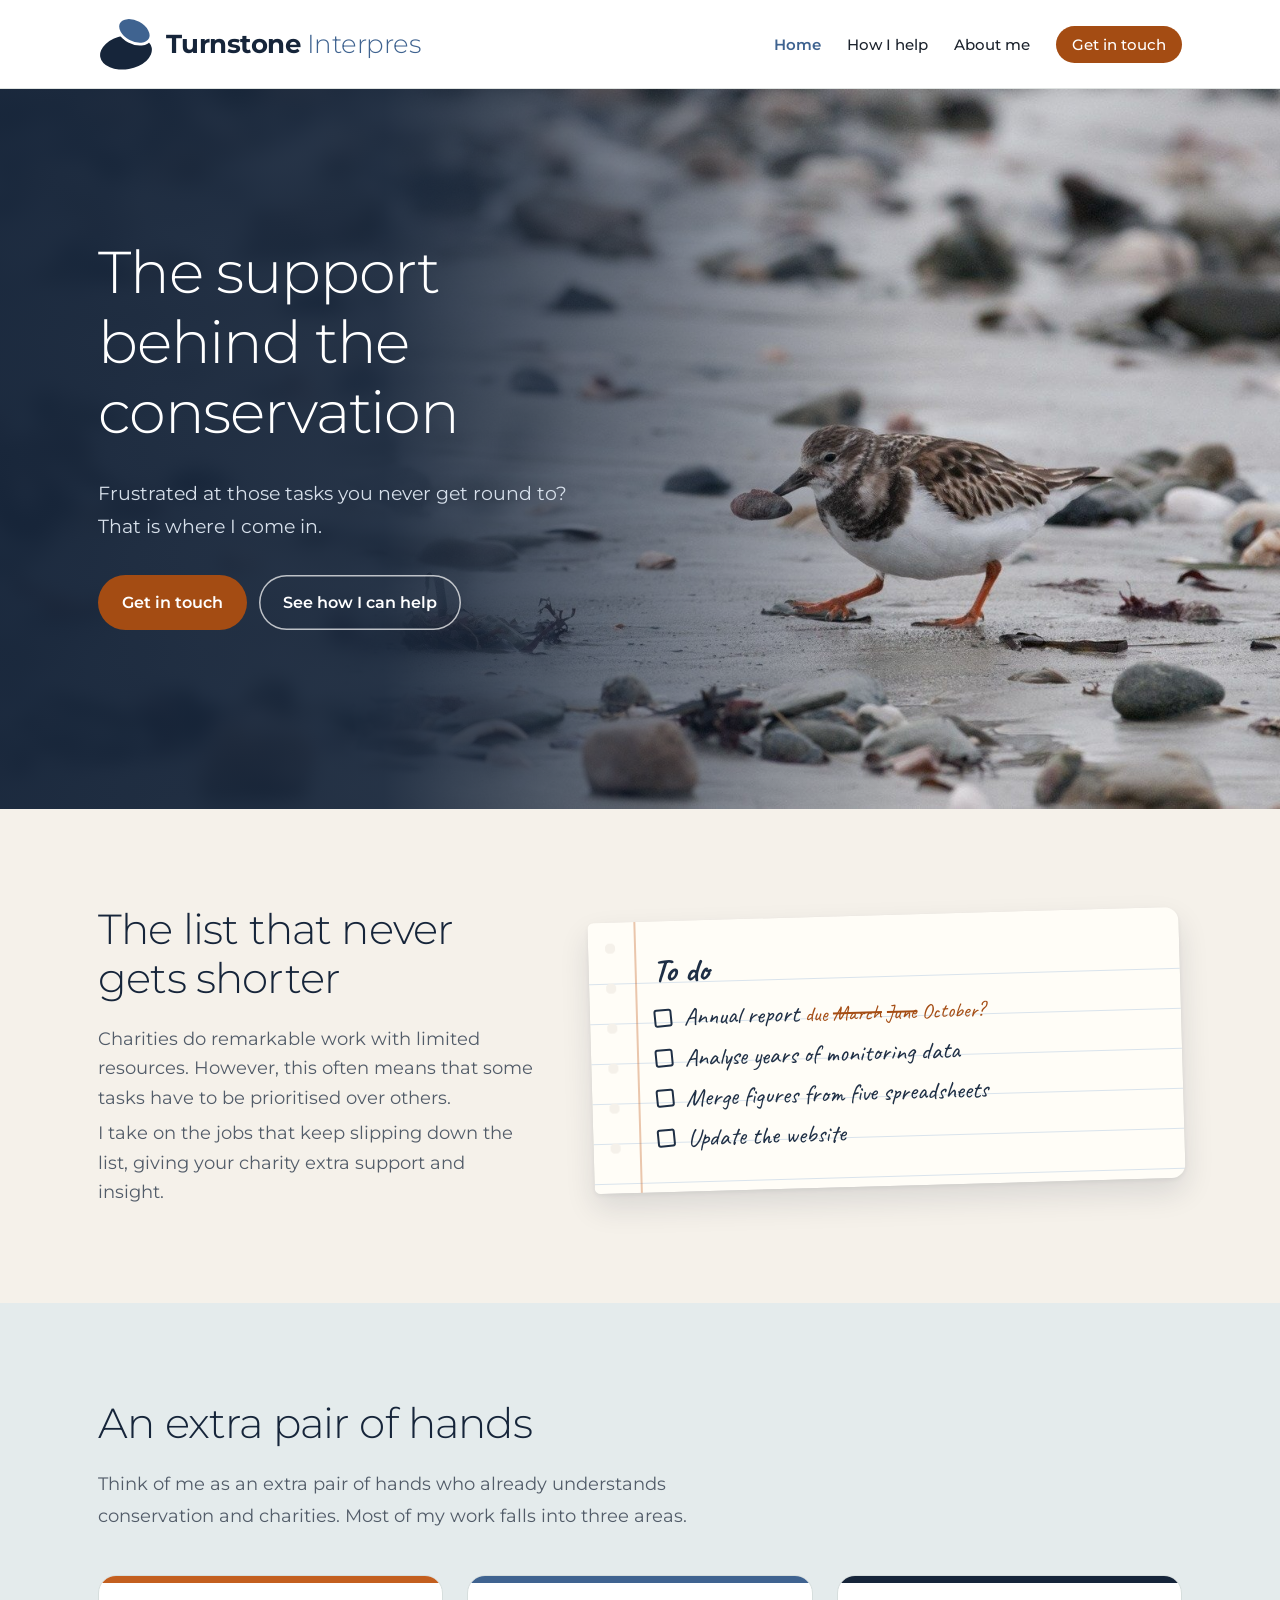
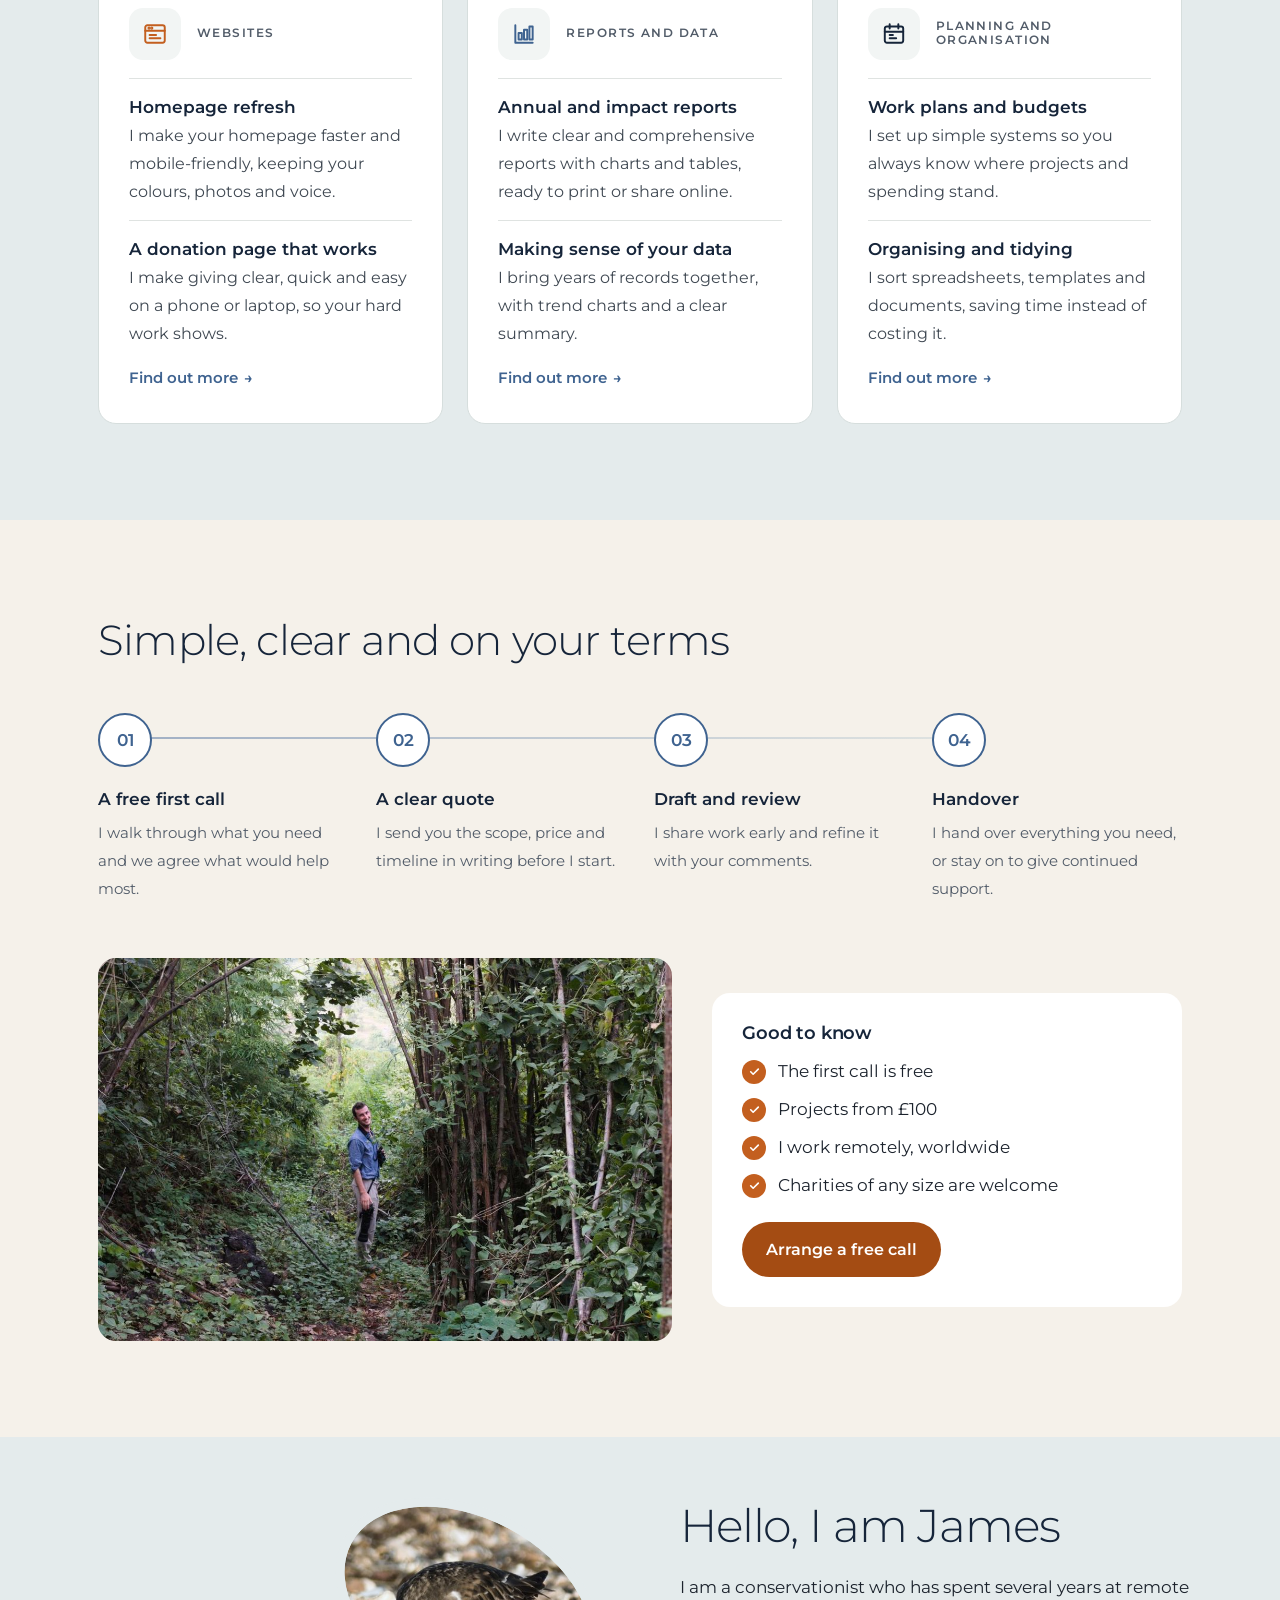
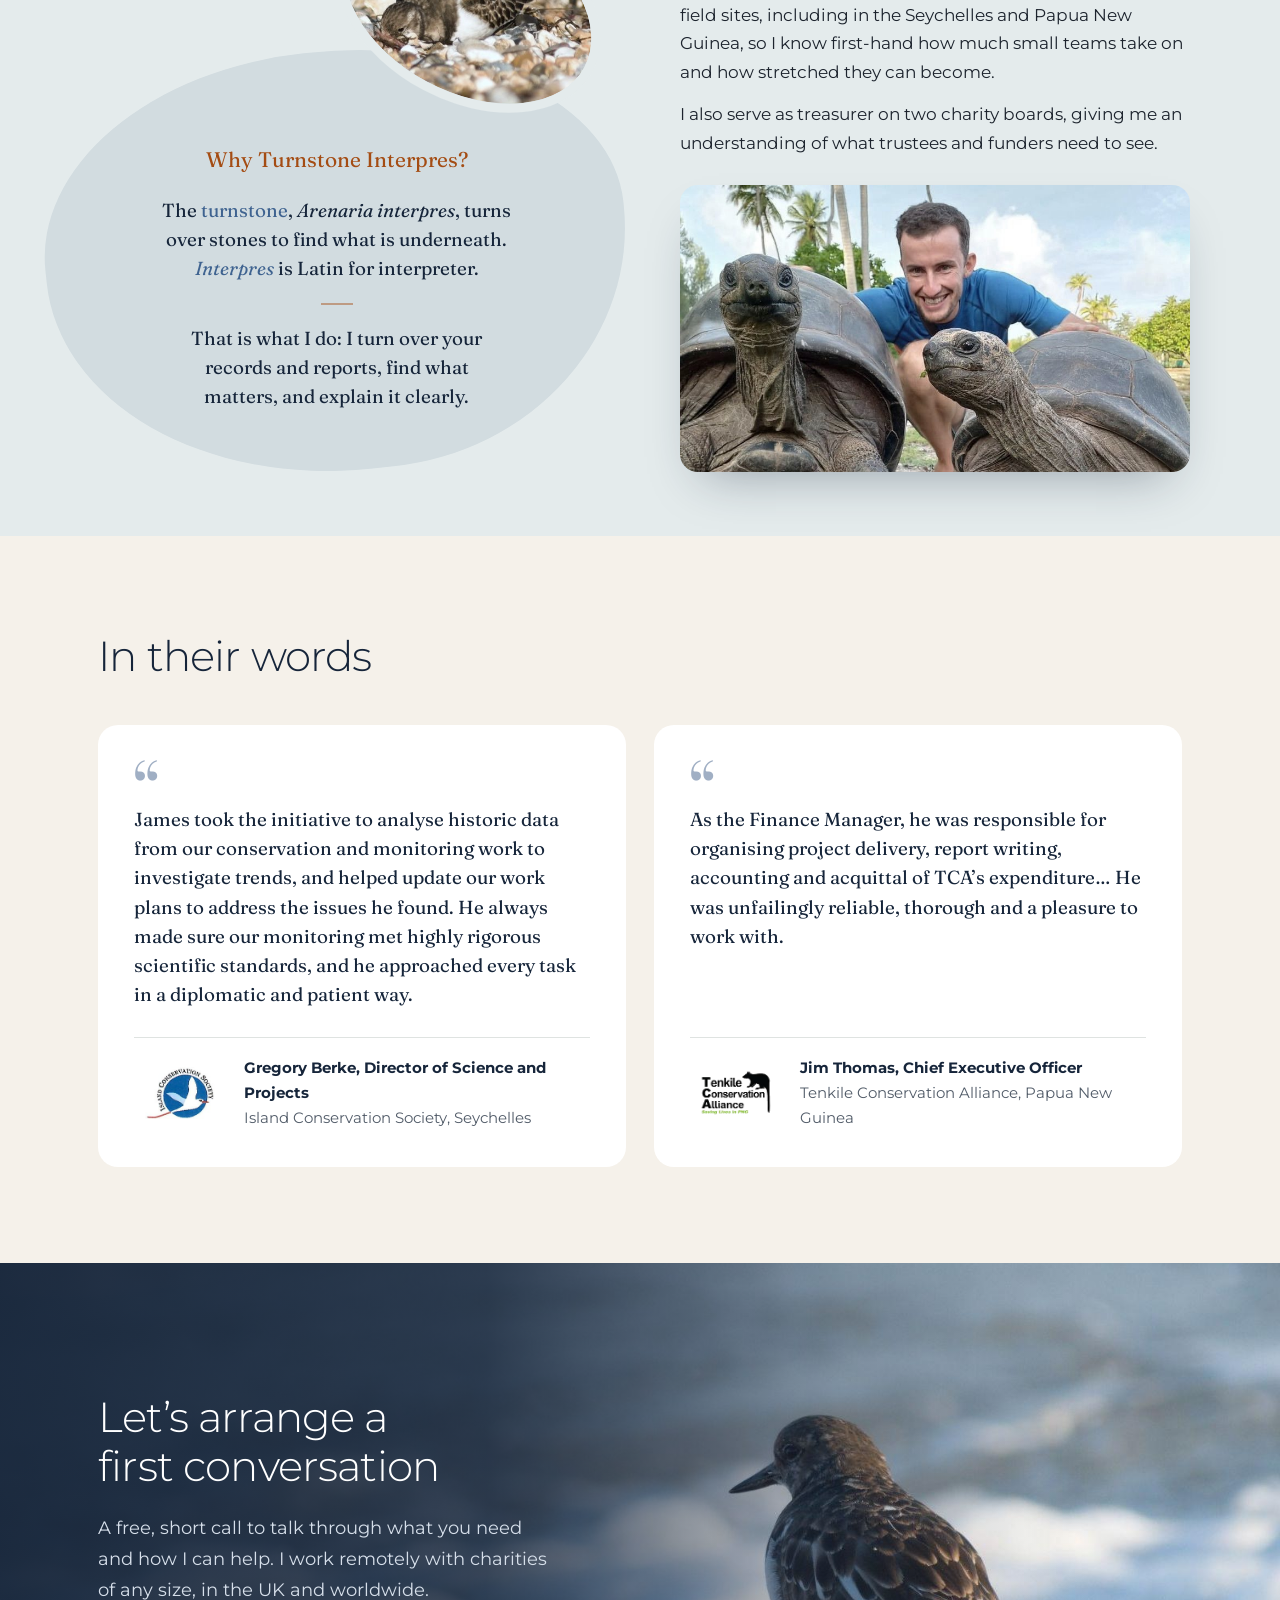
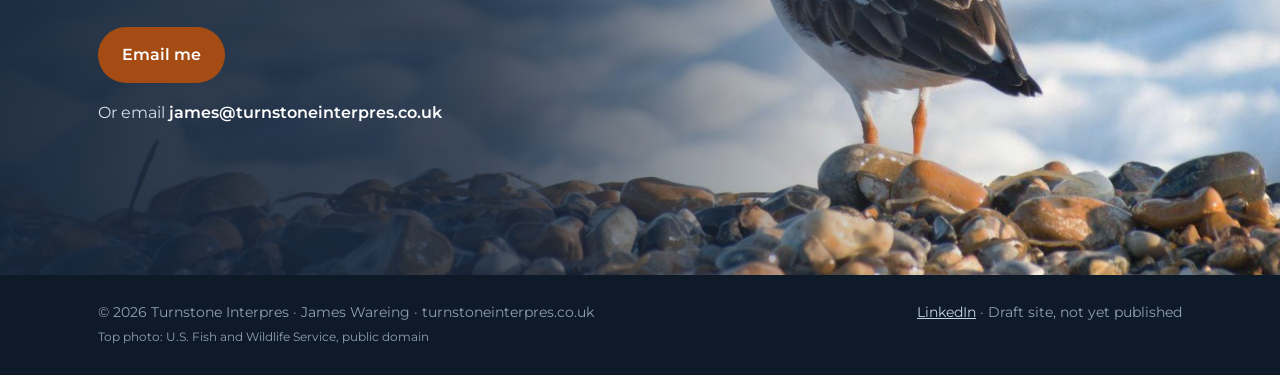
<file: index.html>
<!doctype html>
<html lang="en-GB">
<head>
<meta charset="utf-8">
<meta name="viewport" content="width=device-width, initial-scale=1">
<title>Turnstone Interpres | Support for conservation charities</title>
<meta name="description" content="Turnstone Interpres provides practical reporting, data analysis, administration and website support for conservation charities.">
<meta name="robots" content="index, follow">
<link rel="canonical" href="https://turnstoneinterpres.co.uk/">
<meta property="og:type" content="website">
<meta property="og:title" content="Turnstone Interpres | Support for conservation charities">
<meta property="og:description" content="Turnstone Interpres provides practical reporting, data analysis, administration and website support for conservation charities.">
<meta property="og:url" content="https://turnstoneinterpres.co.uk/">
<meta property="og:image" content="https://turnstoneinterpres.co.uk/images/hero-pebble-wide.jpg">
<meta property="og:image:alt" content="A ruddy turnstone on a stony beach">
<meta name="twitter:card" content="summary_large_image">
<link rel="icon" href="images/favicon.svg" type="image/svg+xml">
<link rel="preconnect" href="https://fonts.googleapis.com">
<link href="https://fonts.googleapis.com/css2?family=Fraunces:ital,opsz,wght@0,9..144,400;0,9..144,600;1,9..144,400;1,9..144,500&family=Caveat:wght@500;700&family=Montserrat:ital,wght@0,300;0,400;0,500;0,600;0,700;1,300;1,400&display=swap" rel="stylesheet">
<link rel="stylesheet" href="css/site.css">
</head>
<body>
<a class="skip" href="#top">Skip to content</a>

<header>
  <div class="wrap bar">
    <a class="brand" href="index.html" aria-label="Turnstone Interpres, home">
      <svg viewBox="2 10 120 116" aria-hidden="true">
        <ellipse cx="62" cy="86" rx="56" ry="36" fill="#16253a" transform="rotate(-10 62 86)"/>
        <ellipse cx="80" cy="40" rx="38" ry="25" fill="#3f6390" transform="rotate(28 80 40)"/>
        <ellipse cx="80" cy="40" rx="38" ry="25" fill="none" stroke="#fff" stroke-width="6" transform="rotate(28 80 40)"/>
      </svg>
      <span><span class="name">Turnstone <span class="sub">Interpres</span></span></span>
    </a>
    <nav aria-label="Main">
      <ul>
        <li><a class="active" href="index.html" aria-current="page">Home</a></li>
        <li><a href="what-i-do.html">How I help</a></li>
        <li><a href="#about">About me</a></li>
        <li><a class="cta" href="#contact">Get in touch</a></li>
      </ul>
    </nav>
  </div>
</header>

<main id="top">
  <div class="hero">
    <img src="images/hero-pebble-wide.jpg" alt="A ruddy turnstone picking up a pebble on a stony beach" width="1760" height="900">
    <div class="wrap">
      <div class="text">
        <div class="eyebrow">For conservation charities</div>
        <h1>The support behind the conservation</h1>
        <p class="lead">Frustrated at those tasks you never get round to?<br>That is where I come in.</p>
        <div class="actions">
          <a class="btn primary" href="#contact">Get in touch</a>
          <a class="btn ghost" href="what-i-do.html">See how I can help</a>
        </div>
      </div>
    </div>
  </div>

  <section class="familiar" id="familiar">
    <div class="wrap familiar-grid">
      <div>
        <h2>The list that never gets shorter</h2>
        <p class="statement">Charities do remarkable work with limited resources. However, this often means that some tasks have to be prioritised over others.</p>
        <p class="come-in">I take on the jobs that keep slipping down the list, giving your charity extra support and insight.</p>
      </div>
      <div class="notebook" role="img" aria-label="A handwritten to-do list: annual report, overdue since March; analyse years of monitoring data; merge figures from five spreadsheets; update the website">
        <p class="nb-title">To do</p>
        <ul aria-hidden="true">
          <li><span class="box"></span><span>Annual report <span class="due">due <s>March</s> <s>June</s> October?</span></span></li>
          <li><span class="box"></span><span>Analyse years of monitoring data</span></li>
          <li><span class="box"></span><span>Merge figures from five spreadsheets</span></li>
          <li><span class="box"></span><span>Update the website</span></li>
        </ul>
      </div>
    </div>
  </section>

  <section id="help" class="help">
    <div class="wrap">
      <div class="eyebrow">How I can help</div>
      <h2>An extra pair of hands</h2>
      <p class="lead">Think of me as an extra pair of hands who already understands conservation and charities. Most of my work falls into three areas.</p>
      <div class="services">
        <div class="card c-web">
          <div class="card-head"><div class="badge"><svg class="icon" aria-hidden="true" viewBox="0 0 24 24"><rect x="3" y="4" width="18" height="16" rx="2"/><path d="M3 9h18"/><circle cx="6.5" cy="6.5" r=".6"/><circle cx="9" cy="6.5" r=".6"/><path d="M7 13h6M7 16h10"/></svg></div><h3 class="tag">Websites</h3></div>
          <ul><li><strong>Homepage refresh</strong><span>I make your homepage faster and mobile-friendly, keeping your colours, photos and voice.</span></li><li><strong>A donation page that works</strong><span>I make giving clear, quick and easy on a phone or laptop, so your hard work shows.</span></li></ul>
          <a class="more" href="what-i-do.html#websites" aria-label="Find out more about websites">Find out more</a>
        </div>
        <div class="card c-rep">
          <div class="card-head"><div class="badge"><svg class="icon" aria-hidden="true" viewBox="0 0 24 24"><path d="M4 4v16h16"/><rect x="7" y="11" width="3" height="6"/><rect x="12" y="8" width="3" height="9"/><rect x="17" y="5" width="3" height="12"/></svg></div><h3 class="tag">Reports and data</h3></div>
          <ul><li><strong>Annual and impact reports</strong><span>I write clear and comprehensive reports with charts and tables, ready to print or share online.</span></li><li><strong>Making sense of your data</strong><span>I bring years of records together, with trend charts and a clear summary.</span></li></ul>
          <a class="more" href="what-i-do.html#reports" aria-label="Find out more about reports and data">Find out more</a>
        </div>
        <div class="card c-plan">
          <div class="card-head"><div class="badge"><svg class="icon" aria-hidden="true" viewBox="0 0 24 24"><rect x="3.5" y="5" width="17" height="15" rx="2"/><path d="M3.5 10h17M8 3v4M16 3v4"/><path d="M8 13h3M8 16h6"/></svg></div><h3 class="tag">Planning and organisation</h3></div>
          <ul><li><strong>Work plans and budgets</strong><span>I set up simple systems so you always know where projects and spending stand.</span></li><li><strong>Organising and tidying</strong><span>I sort spreadsheets, templates and documents, saving time instead of costing it.</span></li></ul>
          <a class="more" href="what-i-do.html#admin" aria-label="Find out more about planning and organisation">Find out more</a>
        </div>
      </div>
    </div>
  </section>

  <section id="how" class="how-sec">
    <div class="wrap">
      <div class="eyebrow">How I work</div>
      <h2>Simple, clear and on your terms</h2>
      <ol class="steps">
        <li><strong>A free first call</strong><span>I walk through what you need and we agree what would help most.</span></li>
        <li><strong>A clear quote</strong><span>I send you the scope, price and timeline in writing before I start.</span></li>
        <li><strong>Draft and review</strong><span>I share work early and refine it with your comments.</span></li>
        <li><strong>Handover</strong><span>I hand over everything you need, or stay on to give continued support.</span></li>
      </ol>
      <div class="how-foot">
        <img src="images/james-forest.jpg" alt="James Wareing with binoculars and a camera on a forest track" width="1100" height="734" loading="lazy">
        <div class="ai facts-box">
          <h3>Good to know</h3>
          <ul class="checks light">
            <li><span class="tick"><svg aria-hidden="true" viewBox="0 0 24 24"><path d="M5 12.5l4.5 4.5L19 7.5"/></svg></span>The first call is free</li>
            <li><span class="tick"><svg aria-hidden="true" viewBox="0 0 24 24"><path d="M5 12.5l4.5 4.5L19 7.5"/></svg></span>Projects from &#163;100</li>
            <li><span class="tick"><svg aria-hidden="true" viewBox="0 0 24 24"><path d="M5 12.5l4.5 4.5L19 7.5"/></svg></span>I work remotely, worldwide</li>
            <li><span class="tick"><svg aria-hidden="true" viewBox="0 0 24 24"><path d="M5 12.5l4.5 4.5L19 7.5"/></svg></span>Charities of any size are welcome</li>
          </ul>
          <a class="btn primary" href="#contact">Arrange a free call</a>
        </div>
      </div>
    </div>
  </section>

  <section class="ab" id="about" aria-labelledby="about-h">
    <div class="ab-wrap">
      <div class="person">
        <h2 id="about-h">Hello, I am James</h2>
        <p>I am a conservationist who has spent several years at remote field sites, including in the Seychelles and Papua New Guinea, so I know first-hand how much small teams take on and how stretched they can become.</p>
        <p>I also serve as treasurer on two charity boards, giving me an understanding of what trustees and funders need to see.</p>
        <div class="photo"><img src="images/about-tortoises-t.jpg" alt="James Wareing crouching between two giant tortoises in the Seychelles" width="930" height="775" loading="lazy"></div>
      </div>
      <figure class="mark">
        <svg viewBox="2 10 124 116" aria-hidden="true">
          <defs><clipPath id="ab-small"><ellipse cx="80" cy="40" rx="38" ry="25" transform="rotate(28 80 40)"/></clipPath></defs>
          <ellipse class="big" cx="62" cy="86" rx="56" ry="36" fill="#16253a" fill-opacity=".065" transform="rotate(-10 62 86)"/>
          <image href="images/about-forage.jpg" x="30" y="8" width="102" height="64.6" preserveAspectRatio="xMidYMid slice" clip-path="url(#ab-small)"/>
          <ellipse cx="80" cy="40" rx="39.3" ry="26.3" fill="none" stroke="#e4ebec" stroke-width="2.6" transform="rotate(28 80 40)"/>
        </svg>
        <figcaption class="meaning"><h3 class="kicker">Why Turnstone Interpres?</h3><blockquote><p>The <span class="bird-name">turnstone</span>, <em>Arenaria interpres</em>, turns over stones to find what is underneath. <em class="latin-word">Interpres</em> is Latin for interpreter.</p><span aria-hidden="true" class="meaning-divider"></span><p>That is what I do: I turn over your records and reports, find what matters, and explain it clearly.</p></blockquote></figcaption>
      </figure>
    </div>
  </section>

  <section id="references" class="refs">
    <div class="wrap">
      <div class="eyebrow">What people say</div>
      <h2>In their words</h2>
      <div class="quotes">
        <blockquote>
          <p>James took the initiative to analyse historic data from our conservation and monitoring work to investigate trends, and helped update our work plans to address the issues he found. He always made sure our monitoring met highly rigorous scientific standards, and he approached every task in a diplomatic and patient way.</p>
          <footer><img class="org" src="images/partners/ics-logo.jpg" alt="Island Conservation Society logo" width="171" height="128" loading="lazy"><div><strong>Gregory Berke, Director of Science and Projects</strong>Island Conservation Society, Seychelles</div></footer>
        </blockquote>
        <blockquote>
          <p>As the Finance Manager, he was responsible for organising project delivery, report writing, accounting and acquittal of TCA&rsquo;s expenditure&hellip; He was unfailingly reliable, thorough and a pleasure to work with.</p>
          <footer><img class="org" src="images/partners/tca-logo.png" alt="Tenkile Conservation Alliance logo" width="168" height="111" loading="lazy"><div><strong>Jim Thomas, Chief Executive Officer</strong>Tenkile Conservation Alliance, Papua New Guinea</div></footer>
        </blockquote>
      </div>
    </div>
  </section>

  <section class="contact" id="contact">
    <img src="images/contact-turnstone.jpg" alt="" width="1600" height="800" loading="lazy">
    <div class="wrap">
      <h2>Let&rsquo;s arrange a first conversation</h2>
      <p>A free, short call to talk through what you need and how I can help. I work remotely with charities of any size, in the UK and worldwide.</p>
      <a class="btn primary" href="mailto:james@turnstoneinterpres.co.uk?subject=First%20conversation">Email me</a>
      <p class="email-line">Or email <a href="mailto:james@turnstoneinterpres.co.uk?subject=First%20conversation">james@turnstoneinterpres.co.uk</a></p>
    </div>
  </section>
</main>

<footer class="site-foot">
  <div class="wrap">
    <span>&copy; 2026 Turnstone Interpres &middot; James Wareing &middot; turnstoneinterpres.co.uk<br><small>Top photo: U.S. Fish and Wildlife Service, public domain</small></span>
    <span><a href="https://www.linkedin.com/in/james-wareing-8b28aa13" target="_blank" rel="noopener">LinkedIn</a> &middot; Draft site, not yet published</span>
  </div>
</footer>

</body>
</html>
</file>
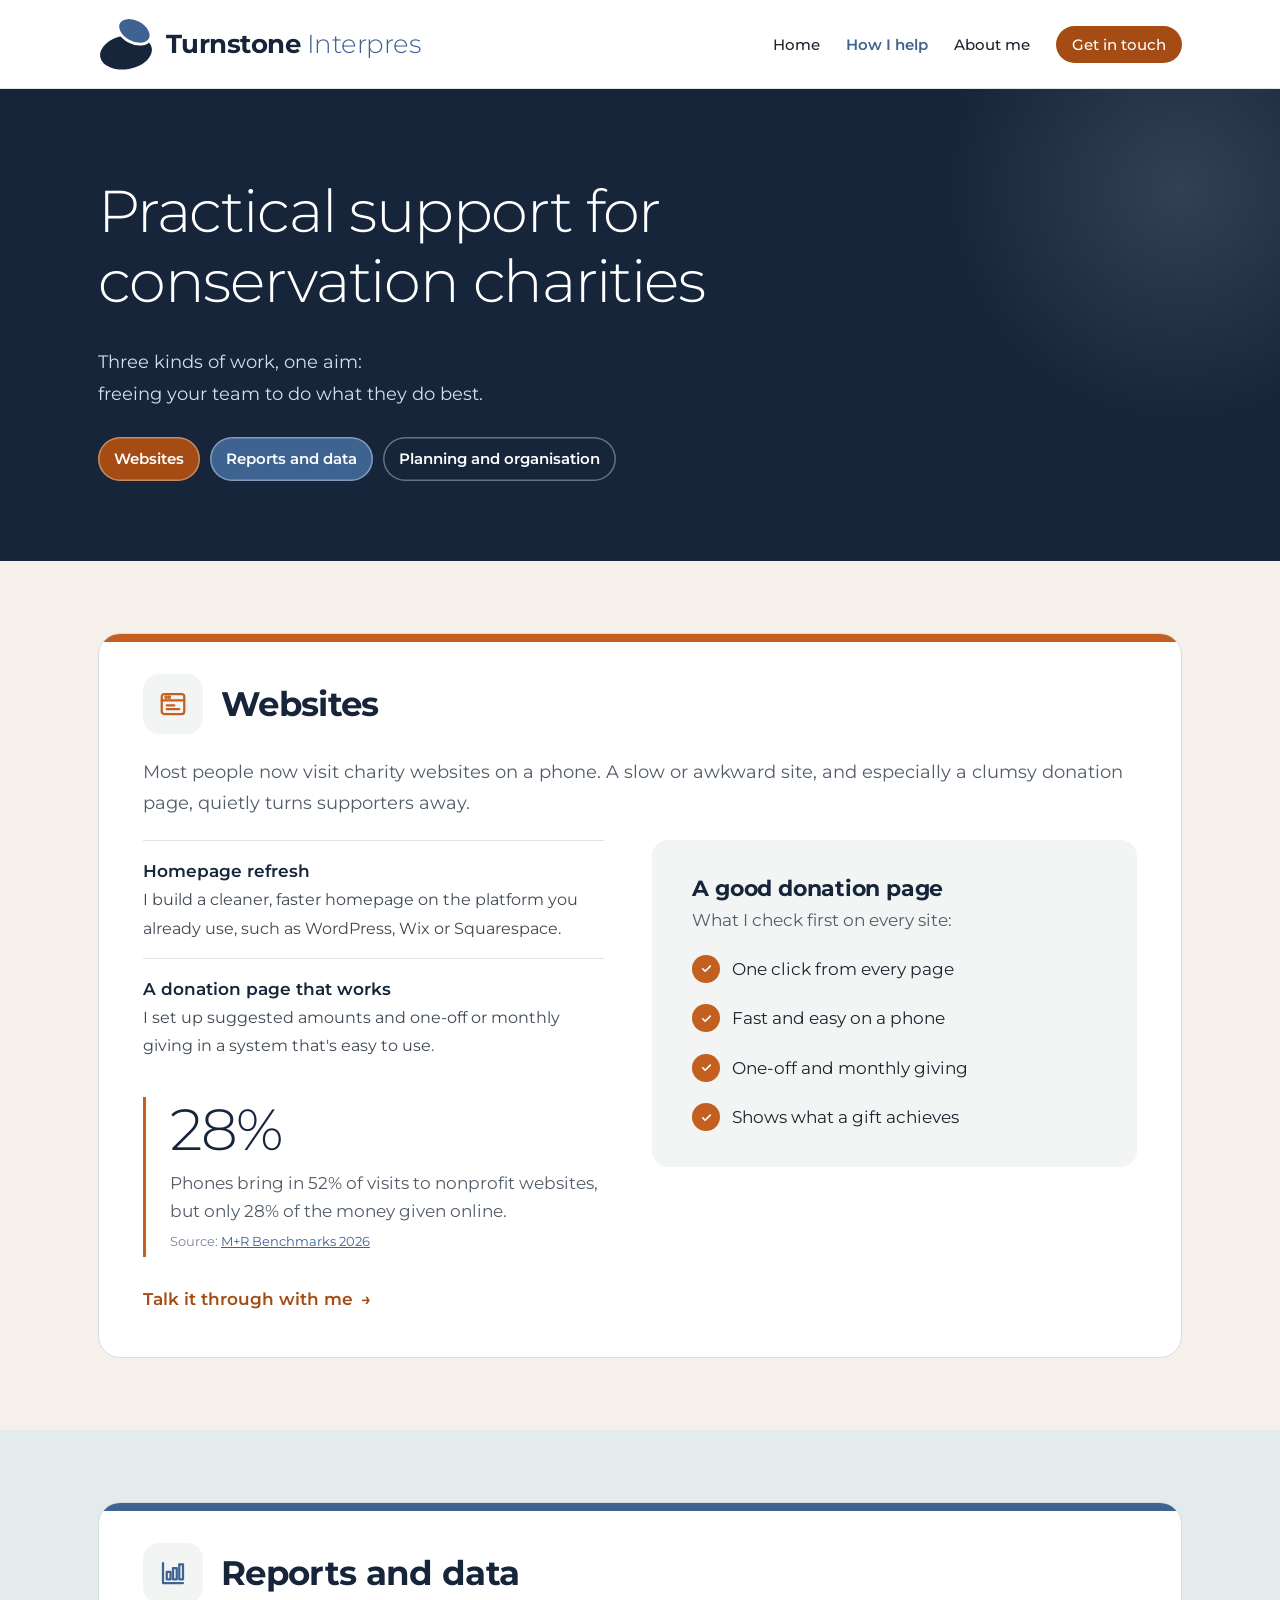
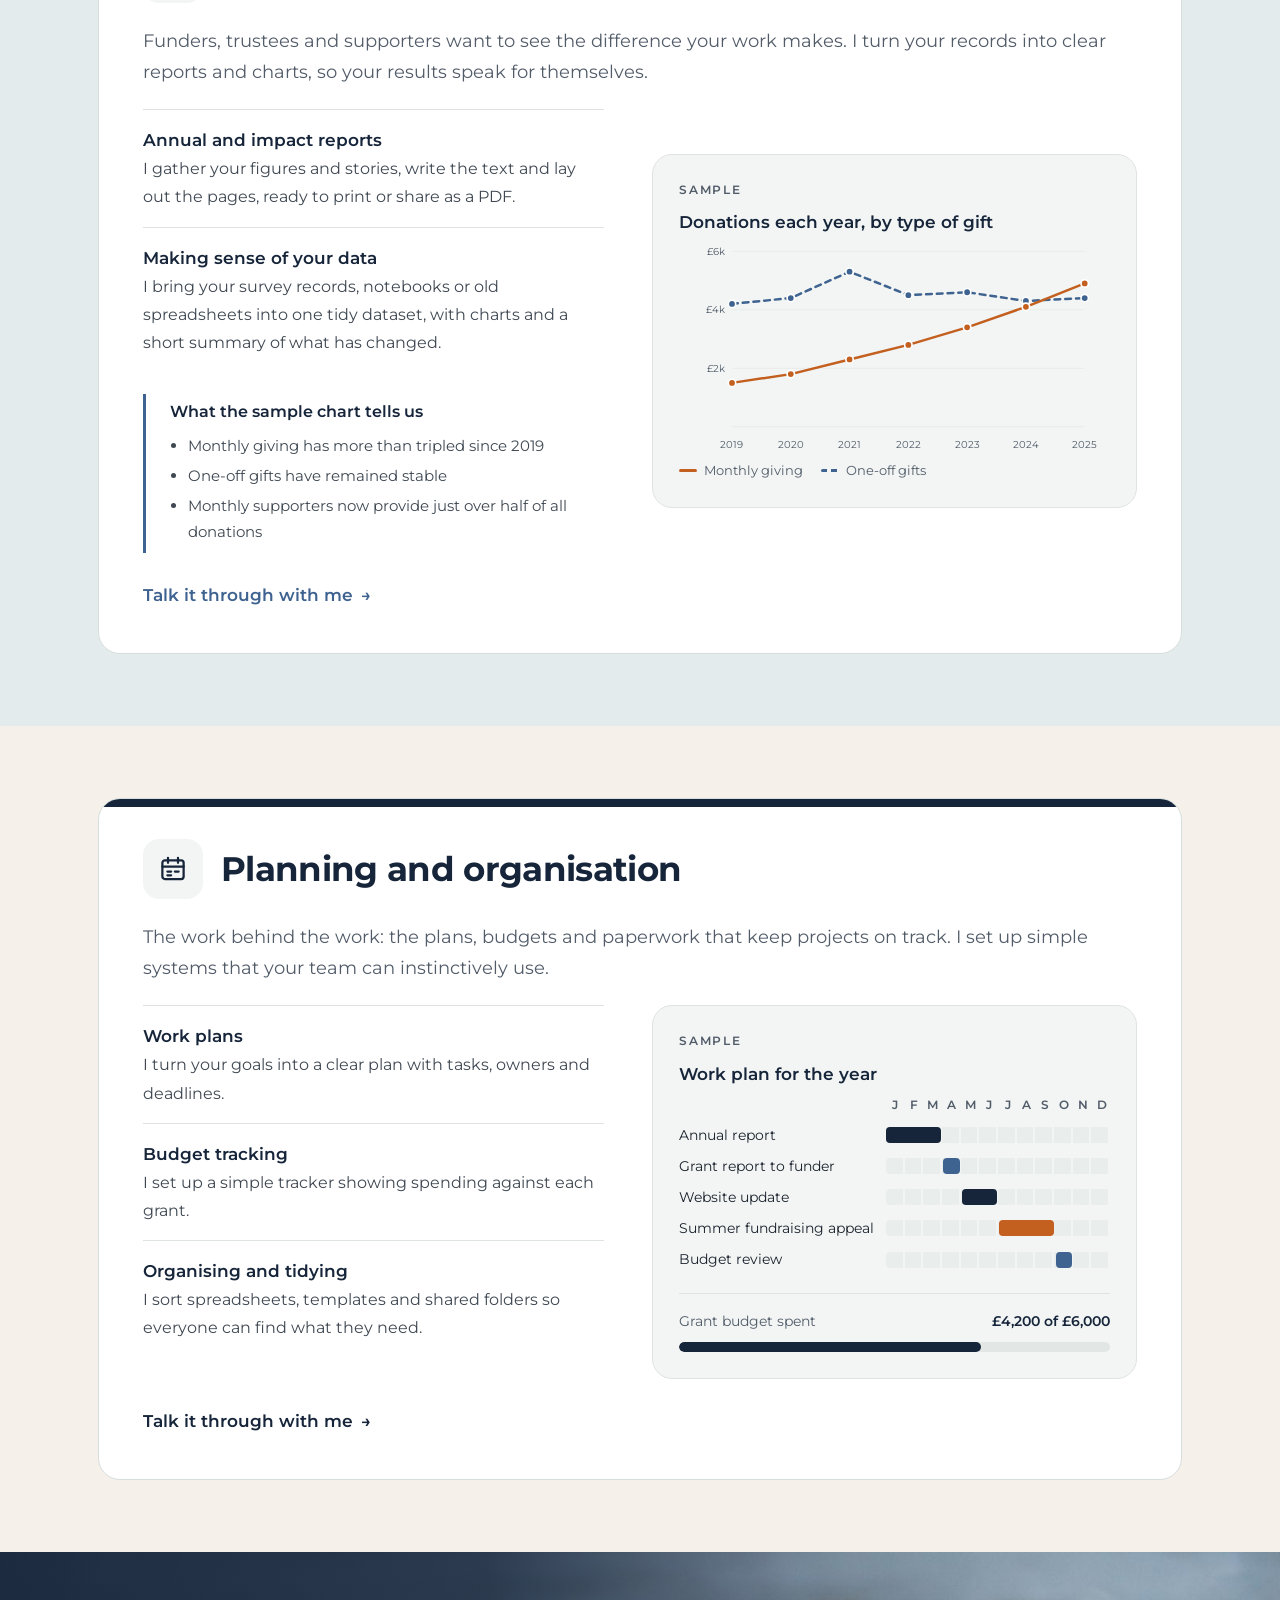
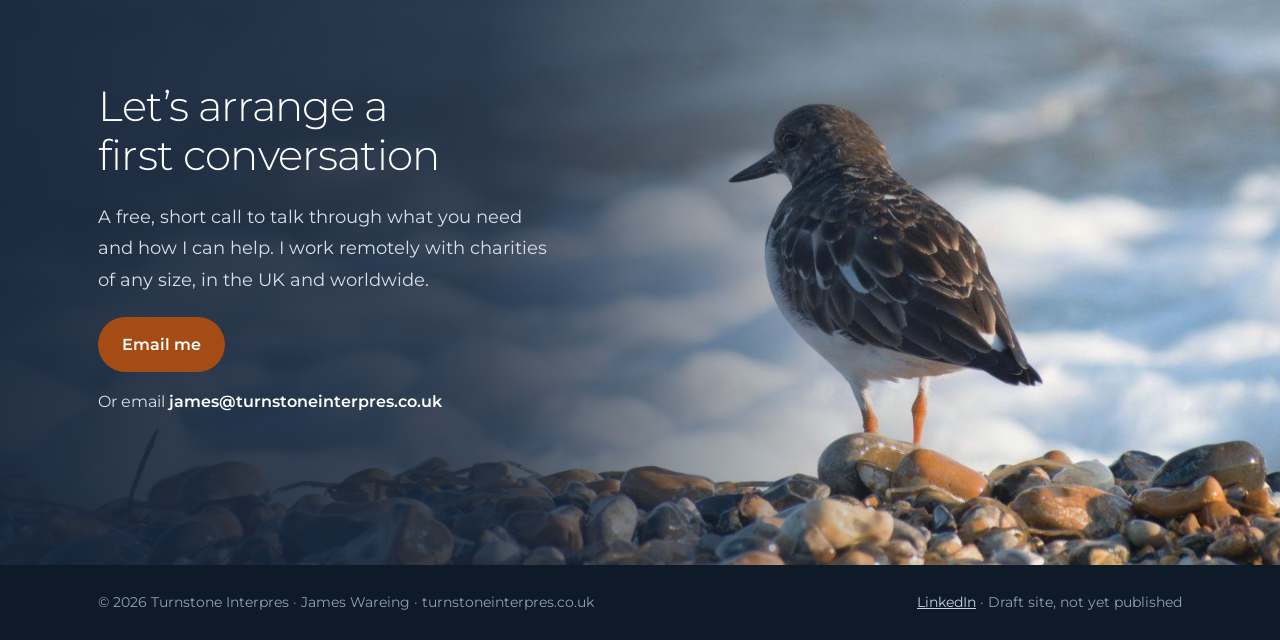
<file: what-i-do.html>
<!doctype html>
<html lang="en-GB">
<head>
<meta charset="utf-8">
<meta name="viewport" content="width=device-width, initial-scale=1">
<title>How I help | Turnstone Interpres</title>
<meta name="description" content="Explore website improvements, reporting and data analysis, and practical administrative support for conservation charities.">
<meta name="robots" content="index, follow">
<link rel="canonical" href="https://turnstoneinterpres.co.uk/what-i-do.html">
<meta property="og:type" content="website">
<meta property="og:title" content="How I help | Turnstone Interpres">
<meta property="og:description" content="Explore website improvements, reporting and data analysis, and practical administrative support for conservation charities.">
<meta property="og:url" content="https://turnstoneinterpres.co.uk/what-i-do.html">
<meta property="og:image" content="https://turnstoneinterpres.co.uk/images/hero-pebble-wide.jpg">
<meta property="og:image:alt" content="A ruddy turnstone on a stony beach">
<meta name="twitter:card" content="summary_large_image">
<link rel="icon" href="images/favicon.svg" type="image/svg+xml">
<link rel="preconnect" href="https://fonts.googleapis.com">
<link href="https://fonts.googleapis.com/css2?family=Fraunces:ital,opsz,wght@0,9..144,400;0,9..144,600;1,9..144,400;1,9..144,500&family=Caveat:wght@500;700&family=Montserrat:ital,wght@0,300;0,400;0,500;0,600;0,700;1,400&display=swap" rel="stylesheet">
<link rel="stylesheet" href="css/site.css">
</head>
<body>
<a class="skip" href="#top">Skip to content</a>

<header>
  <div class="wrap bar">
    <a class="brand" href="index.html" aria-label="Turnstone Interpres, home">
      <svg viewBox="2 10 120 116" aria-hidden="true">
        <ellipse cx="62" cy="86" rx="56" ry="36" fill="#16253a" transform="rotate(-10 62 86)"/>
        <ellipse cx="80" cy="40" rx="38" ry="25" fill="#3f6390" transform="rotate(28 80 40)"/>
        <ellipse cx="80" cy="40" rx="38" ry="25" fill="none" stroke="#fff" stroke-width="6" transform="rotate(28 80 40)"/>
      </svg>
      <span><span class="name">Turnstone <span class="sub">Interpres</span></span></span>
    </a>
    <nav aria-label="Main">
      <ul>
        <li><a href="index.html">Home</a></li>
        <li><a class="active" href="what-i-do.html" aria-current="page">How I help</a></li>
        <li><a href="index.html#about">About me</a></li>
        <li><a class="cta" href="#contact">Get in touch</a></li>
      </ul>
    </nav>
  </div>
</header>

<main id="top">
  <div class="page-hero">
    <div class="wrap">
      <h1>Practical support for conservation charities</h1>
      <p class="lead">Three kinds of work, one aim:<br>freeing your team to do what they do best.</p>
      <nav class="jump" aria-label="On this page">
        <a class="pill-web" href="#websites">Websites</a>
        <a class="pill-rep" href="#reports">Reports and data</a>
        <a class="pill-plan" href="#admin">Planning and organisation</a>
      </nav>
    </div>
  </div>

  <section class="svc-sec sand" id="websites">
    <div class="wrap">
      <div class="svc-panel c-web">
        <div class="panel-head"><div class="badge"><svg class="icon" aria-hidden="true" viewBox="0 0 24 24"><rect x="3" y="4" width="18" height="16" rx="2"/><path d="M3 9h18"/><circle cx="6.5" cy="6.5" r=".6"/><circle cx="9" cy="6.5" r=".6"/><path d="M7 13h6M7 16h10"/></svg></div><div><h2>Websites</h2></div></div>
        <p class="lead panel-lead">Most people now visit charity websites on a phone. A slow or awkward site, and especially a clumsy donation page, quietly turns supporters away.</p>
        <div class="svc">
          <div>
            <ul class="svc-list"><li><strong>Homepage refresh</strong><span>I build a cleaner, faster homepage on the platform you already use, such as WordPress, Wix or Squarespace.</span></li><li><strong>A donation page that works</strong><span>I set up suggested amounts and one-off or monthly giving in a system that's easy to use.</span></li></ul>
            <div class="stat-light">
              <div class="big">28%</div>
              <p>Phones bring in 52% of visits to nonprofit websites, but only 28% of the money given online.</p>
              <div class="src">Source: <a href="https://mrbenchmarks.com/website-performance/" target="_blank" rel="noopener">M+R Benchmarks 2026</a></div>
            </div>
          </div>
          <div class="good-light">
            <h3>A good donation page</h3>
            <p class="gl-intro">What I check first on every site:</p>
            <ul class="checks light">
              <li><span class="tick"><svg aria-hidden="true" viewBox="0 0 24 24"><path d="M5 12.5l4.5 4.5L19 7.5"/></svg></span>One click from every page</li>
              <li><span class="tick"><svg aria-hidden="true" viewBox="0 0 24 24"><path d="M5 12.5l4.5 4.5L19 7.5"/></svg></span>Fast and easy on a phone</li>
              <li><span class="tick"><svg aria-hidden="true" viewBox="0 0 24 24"><path d="M5 12.5l4.5 4.5L19 7.5"/></svg></span>One-off and monthly giving</li>
              <li><span class="tick"><svg aria-hidden="true" viewBox="0 0 24 24"><path d="M5 12.5l4.5 4.5L19 7.5"/></svg></span>Shows what a gift achieves</li>
            </ul>
          </div>
        </div>
        <a class="panel-cta" href="#contact" aria-label="Talk through websites with me">Talk it through with me</a>
      </div>
    </div>
  </section>

  <section class="svc-sec mist" id="reports">
    <div class="wrap">
      <div class="svc-panel c-rep">
        <div class="panel-head"><div class="badge"><svg class="icon" aria-hidden="true" viewBox="0 0 24 24"><path d="M4 4v16h16"/><rect x="7" y="11" width="3" height="6"/><rect x="12" y="8" width="3" height="9"/><rect x="17" y="5" width="3" height="12"/></svg></div><div><h2>Reports and data</h2></div></div>
        <p class="lead panel-lead">Funders, trustees and supporters want to see the difference your work makes. I turn your records into clear reports and charts, so your results speak for themselves.</p>
        <div class="svc">
          <div>
            <ul class="svc-list"><li><strong>Annual and impact reports</strong><span>I gather your figures and stories, write the text and lay out the pages, ready to print or share as a PDF.</span></li><li><strong>Making sense of your data</strong><span>I bring your survey records, notebooks or old spreadsheets into one tidy dataset, with charts and a short summary of what has changed.</span></li></ul>
            <div class="takeaways side-note">
              <p class="tk-title">What the sample chart tells us</p>
              <ul><li>Monthly giving has more than tripled since 2019</li><li>One-off gifts have remained stable</li><li>Monthly supporters now provide just over half of all donations</li></ul>
            </div>
          </div>
          <div class="ba">
            <div class="ba-label">Sample</div>
            <div class="chart">
              <p class="chart-title">Donations each year, by type of gift</p>
              <svg viewBox="0 0 520 260" role="img" aria-label="Example line chart of an imaginary charity&#39;s donations from 2019 to 2025: monthly giving rises from 1,500 to 4,900 pounds and overtakes one-off gifts, which stay around 4,500 pounds" font-family="Montserrat, sans-serif"><line x1="64" x2="490" y1="228.0" y2="228.0" stroke="#e6e9e8"/><line x1="64" x2="490" y1="157.3" y2="157.3" stroke="#e6e9e8"/><text x="56" y="161.3" text-anchor="end" font-size="12" fill="#525c69">&#163;2k</text><line x1="64" x2="490" y1="86.7" y2="86.7" stroke="#e6e9e8"/><text x="56" y="90.7" text-anchor="end" font-size="12" fill="#525c69">&#163;4k</text><line x1="64" x2="490" y1="16.0" y2="16.0" stroke="#e6e9e8"/><text x="56" y="20.0" text-anchor="end" font-size="12" fill="#525c69">&#163;6k</text><text x="64.0" y="254" text-anchor="middle" font-size="12" fill="#525c69">2019</text><text x="135.0" y="254" text-anchor="middle" font-size="12" fill="#525c69">2020</text><text x="206.0" y="254" text-anchor="middle" font-size="12" fill="#525c69">2021</text><text x="277.0" y="254" text-anchor="middle" font-size="12" fill="#525c69">2022</text><text x="348.0" y="254" text-anchor="middle" font-size="12" fill="#525c69">2023</text><text x="419.0" y="254" text-anchor="middle" font-size="12" fill="#525c69">2024</text><text x="490.0" y="254" text-anchor="middle" font-size="12" fill="#525c69">2025</text><path d="M64.0,79.6 L135.0,72.5 L206.0,40.7 L277.0,69.0 L348.0,65.5 L419.0,76.1 L490.0,72.5" fill="none" stroke="#3f6390" stroke-width="3" stroke-linejoin="round" stroke-linecap="round" stroke-dasharray="7 6"/><circle cx="64.0" cy="79.6" r="4.5" fill="#3f6390" stroke="#fff" stroke-width="2"><title>One-off gifts, 2019: &#163;4,200</title></circle><circle cx="135.0" cy="72.5" r="4.5" fill="#3f6390" stroke="#fff" stroke-width="2"><title>One-off gifts, 2020: &#163;4,400</title></circle><circle cx="206.0" cy="40.7" r="4.5" fill="#3f6390" stroke="#fff" stroke-width="2"><title>One-off gifts, 2021: &#163;5,300</title></circle><circle cx="277.0" cy="69.0" r="4.5" fill="#3f6390" stroke="#fff" stroke-width="2"><title>One-off gifts, 2022: &#163;4,500</title></circle><circle cx="348.0" cy="65.5" r="4.5" fill="#3f6390" stroke="#fff" stroke-width="2"><title>One-off gifts, 2023: &#163;4,600</title></circle><circle cx="419.0" cy="76.1" r="4.5" fill="#3f6390" stroke="#fff" stroke-width="2"><title>One-off gifts, 2024: &#163;4,300</title></circle><circle cx="490.0" cy="72.5" r="4.5" fill="#3f6390" stroke="#fff" stroke-width="2"><title>One-off gifts, 2025: &#163;4,400</title></circle><path d="M64.0,175.0 L135.0,164.4 L206.0,146.7 L277.0,129.1 L348.0,107.9 L419.0,83.1 L490.0,54.9" fill="none" stroke="#c35f1f" stroke-width="3" stroke-linejoin="round" stroke-linecap="round"/><circle cx="64.0" cy="175.0" r="4.5" fill="#c35f1f" stroke="#fff" stroke-width="2"><title>Monthly giving, 2019: &#163;1,500</title></circle><circle cx="135.0" cy="164.4" r="4.5" fill="#c35f1f" stroke="#fff" stroke-width="2"><title>Monthly giving, 2020: &#163;1,800</title></circle><circle cx="206.0" cy="146.7" r="4.5" fill="#c35f1f" stroke="#fff" stroke-width="2"><title>Monthly giving, 2021: &#163;2,300</title></circle><circle cx="277.0" cy="129.1" r="4.5" fill="#c35f1f" stroke="#fff" stroke-width="2"><title>Monthly giving, 2022: &#163;2,800</title></circle><circle cx="348.0" cy="107.9" r="4.5" fill="#c35f1f" stroke="#fff" stroke-width="2"><title>Monthly giving, 2023: &#163;3,400</title></circle><circle cx="419.0" cy="83.1" r="4.5" fill="#c35f1f" stroke="#fff" stroke-width="2"><title>Monthly giving, 2024: &#163;4,100</title></circle><circle cx="490.0" cy="54.9" r="4.5" fill="#c35f1f" stroke="#fff" stroke-width="2"><title>Monthly giving, 2025: &#163;4,900</title></circle></svg>
              <div class="legend-row"><span><i class="lg-line" style="background:#c35f1f"></i>Monthly giving</span><span><i class="lg-line dashed"></i>One-off gifts</span></div>
            </div>
          </div>
        </div>
        <a class="panel-cta" href="#contact" aria-label="Talk through reports and data with me">Talk it through with me</a>
      </div>
    </div>
  </section>

  <section class="svc-sec sand" id="admin">
    <div class="wrap">
      <div class="svc-panel c-plan">
        <div class="panel-head"><div class="badge"><svg class="icon" aria-hidden="true" viewBox="0 0 24 24"><rect x="3.5" y="5" width="17" height="15" rx="2"/><path d="M3.5 10h17M8 3v4M16 3v4"/><path d="M7.5 14h3M13.5 14h3M7.5 17h3"/></svg></div><div><h2>Planning and organisation</h2></div></div>
        <p class="lead panel-lead">The work behind the work: the plans, budgets and paperwork that keep projects on track. I set up simple systems that your team can instinctively use.</p>
        <div class="svc">
          <div>
            <ul class="svc-list"><li><strong>Work plans</strong><span>I turn your goals into a clear plan with tasks, owners and deadlines.</span></li><li><strong>Budget tracking</strong><span>I set up a simple tracker showing spending against each grant.</span></li><li><strong>Organising and tidying</strong><span>I sort spreadsheets, templates and shared folders so everyone can find what they need.</span></li></ul>
          </div>
          <div class="ba plan-sample">
            <div class="ba-label">Sample</div>
            <p class="chart-title">Work plan for the year</p>
            <div class="gantt" role="img" aria-label="Sample work plan: annual report January to March, grant report April, website update May to June, summer fundraising appeal July to September, budget review October">
              <div class="gt-name"></div><div class="gt-months"><span>J</span><span>F</span><span>M</span><span>A</span><span>M</span><span>J</span><span>J</span><span>A</span><span>S</span><span>O</span><span>N</span><span>D</span></div>
              <div class="gt-name">Annual report</div><div class="gt-track"><span class="gt-bar plan-a" style="grid-column:1 / 4"></span></div><div class="gt-name">Grant report to funder</div><div class="gt-track"><span class="gt-bar plan-b" style="grid-column:4 / 5"></span></div><div class="gt-name">Website update</div><div class="gt-track"><span class="gt-bar plan-a" style="grid-column:5 / 7"></span></div><div class="gt-name">Summer fundraising appeal</div><div class="gt-track"><span class="gt-bar plan-c" style="grid-column:7 / 10"></span></div><div class="gt-name">Budget review</div><div class="gt-track"><span class="gt-bar plan-b" style="grid-column:10 / 11"></span></div>
            </div>
            <div class="budget">
              <div class="bd-top"><span>Grant budget spent</span><strong>&#163;4,200 of &#163;6,000</strong></div>
              <div class="bd-bar"><span style="width:70%"></span></div>
            </div>
          </div>
        </div>
        <a class="panel-cta" href="#contact" aria-label="Talk through planning and organisation with me">Talk it through with me</a>
      </div>
    </div>
  </section>

  <section class="contact" id="contact">
    <img src="images/contact-turnstone.jpg" alt="" width="1600" height="800" loading="lazy">
    <div class="wrap">
      <h2>Let&rsquo;s arrange a first conversation</h2>
      <p>A free, short call to talk through what you need and how I can help. I work remotely with charities of any size, in the UK and worldwide.</p>
      <a class="btn primary" href="mailto:james@turnstoneinterpres.co.uk?subject=First%20conversation">Email me</a>
      <p class="email-line">Or email <a href="mailto:james@turnstoneinterpres.co.uk?subject=First%20conversation">james@turnstoneinterpres.co.uk</a></p>
    </div>
  </section>
</main>

<footer class="site-foot">
  <div class="wrap">
    <span>&copy; 2026 Turnstone Interpres &middot; James Wareing &middot; turnstoneinterpres.co.uk</span>
    <span><a href="https://www.linkedin.com/in/james-wareing-8b28aa13" target="_blank" rel="noopener">LinkedIn</a> &middot; Draft site, not yet published</span>
  </div>
</footer>

</body>
</html>
</file>
<file: css/site.css>
@charset "UTF-8";
/* Colours taken from the turnstone photo: shoreline blue water, slate plumage, sand, orange legs */
:root {
  --tide:#16253a;      /* deepest navy */
  --tide2:#22385a;
  --shore:#3f6390;     /* water blue, deepened for contrast */
  --shore-soft:#a0afc4;/* water blue as in the photo */
  --mist:#e4ebec;
  --mist2:#f2f5f4;
  --sand:#f5f1ea;
  --slate:#4c515b;
  --ink:#1c232d;
  --ink2:#525c69;
  --line:#dfe3e1;
  --leg:#c35f1f;       /* turnstone leg orange */
  --leg-dark:#8a3f0f;
  --btn:#a44c13;
  --white:#ffffff;
}
* { box-sizing:border-box; }
html { scroll-behavior:smooth; }
body { margin:0; font:16.5px/1.7 Montserrat, "Segoe UI", system-ui, sans-serif; color:var(--ink); background:var(--white); -webkit-font-smoothing:antialiased; }
img { max-width:100%; height:auto; display:block; }
a { color:var(--shore); }
h1, h2, h3 { font-family:Montserrat, "Segoe UI", system-ui, sans-serif; color:var(--tide); line-height:1.18; margin:0 0 .5em; letter-spacing:-.02em; }
h1 { font-size:clamp(2.3rem, 5vw, 3.7rem); font-weight:300; }
h2 { font-size:clamp(1.8rem, 3.6vw, 2.6rem); font-weight:300; }
h3 { font-size:1.15rem; font-weight:600; letter-spacing:-.01em; }
p { margin:0 0 1em; }
.wrap { max-width:1140px; margin:0 auto; padding:0 28px; }
.eyebrow { display:inline-flex; align-items:center; gap:10px; text-transform:uppercase; letter-spacing:.16em; font-size:.75rem; font-weight:600; color:var(--shore); margin-bottom:16px; }
.eyebrow::before { content:""; width:28px; height:2px; background:currentColor; }
.lead { font-size:1.15rem; color:var(--ink2); max-width:640px; }
section { padding:96px 0; }
.icon { width:26px; height:26px; fill:none; stroke:currentColor; stroke-width:1.8; stroke-linecap:round; stroke-linejoin:round; }

/* Header */
header { background:rgba(255,255,255,.96); backdrop-filter:blur(8px); border-bottom:1px solid var(--line); position:sticky; top:0; z-index:10; }
.bar { display:flex; align-items:center; justify-content:space-between; gap:16px; min-height:88px; }
.brand { display:flex; align-items:center; gap:12px; text-decoration:none; }
.brand svg { width:56px; height:56px; flex:none; }
.brand .name { font-family:Montserrat, "Segoe UI", system-ui, sans-serif; font-weight:700; font-size:1.6rem; letter-spacing:-.02em; color:var(--tide); line-height:1; display:block; }
.brand .name .sub { color:var(--shore); font-weight:300; }
.brand .latin { font-family:Fraunces, Georgia, serif; font-style:italic; font-size:.85rem; color:var(--ink2); display:block; margin-top:4px; }
nav ul { list-style:none; display:flex; flex-wrap:wrap; align-items:center; gap:6px 26px; margin:0; padding:0; }
nav a { text-decoration:none; color:var(--ink); font-weight:500; font-size:.95rem; }
nav a:hover { color:var(--shore); }
nav .cta { background:var(--btn); color:#fff; padding:9px 16px; border-radius:999px; }
nav .cta:hover { background:var(--leg-dark); color:#fff; }

/* Buttons */
.btn { display:inline-flex; align-items:center; gap:8px; padding:14px 24px; border-radius:999px; text-decoration:none; font-weight:600; font-size:1rem; transition:background .15s, color .15s; }
.btn.primary { background:var(--btn); color:#fff; }
.btn.primary:hover { background:var(--leg-dark); }
.btn.ghost { color:#fff; box-shadow:inset 0 0 0 1.5px rgba(255,255,255,.7); }
.btn.ghost:hover { background:#fff; color:var(--tide); }
.actions { display:flex; flex-wrap:wrap; gap:12px; margin-top:32px; }

/* Hero */
.hero { position:relative; display:flex; align-items:center; min-height:min(86vh, 720px); background:var(--tide); color:#fff; overflow:hidden; }
.hero > img { position:absolute; inset:0; width:100%; height:100%; object-fit:cover; object-position:75% 62%; }
.hero::before { content:""; position:absolute; inset:0; z-index:1; background:linear-gradient(90deg, rgba(22,37,58,.96) 0%, rgba(22,37,58,.9) 30%, rgba(22,37,58,.45) 52%, rgba(22,37,58,0) 72%); }
.hero .wrap { position:relative; z-index:2; width:100%; padding-top:80px; padding-bottom:110px; }
.hero .text { max-width:560px; }
.hero-note { position:absolute; z-index:2; right:max(28px, calc((100vw - 1140px) / 2 + 28px)); bottom:24px; max-width:430px; margin:0; font-size:.82rem; line-height:1.5; color:#f2f5f7; background:rgba(22,37,58,.55); backdrop-filter:blur(4px); padding:10px 14px; border-radius:10px; }
.hero-note strong { font-weight:600; display:block; }
.hero h1 { color:#fff; }
.hero .eyebrow { color:var(--shore-soft); }
.hero .lead { color:#d6dfea; font-size:1.2rem; }

/* Sound familiar */
.familiar { background:var(--sand); }
.familiar-grid { display:grid; grid-template-columns:.85fr 1.15fr; gap:56px; align-items:start; }
.pains { list-style:none; margin:0; padding:0; display:grid; grid-template-columns:1fr 1fr; gap:14px; }
.pains li { display:flex; gap:14px; align-items:flex-start; background:#fff; border-radius:14px; padding:18px; box-shadow:0 1px 2px rgba(22,37,58,.06); }
.pains .dot { flex:none; width:24px; height:24px; color:var(--tide); display:grid; place-items:center; margin-top:1px; }
.pains .dot .icon { width:21px; height:21px; }
.statement { font-size:1.15rem; line-height:1.6; color:var(--ink2); margin-top:8px; }
.statement strong { font-weight:600; color:var(--tide); }

/* Services */
.help { background:var(--mist); }
.services { display:grid; grid-template-columns:repeat(3, 1fr); gap:24px; margin-top:44px; }
.card { border:1px solid #d6dedd; border-radius:18px; padding:32px 30px; background:#fff; position:relative; overflow:hidden; transition:transform .2s, box-shadow .2s; }
.card:hover { transform:translateY(-3px); box-shadow:0 18px 40px rgba(22,37,58,.10); }
.card::before { content:""; position:absolute; left:0; right:0; top:0; height:7px; background:var(--shore); }
.card:nth-child(2)::before { background:var(--tide); }
.card:nth-child(3)::before { background:var(--leg); }
.card .badge { width:52px; height:52px; border-radius:14px; background:var(--mist2); color:var(--shore); display:grid; place-items:center; margin-bottom:20px; }
.card .tag { font-size:.75rem; font-weight:600; text-transform:uppercase; letter-spacing:.12em; color:var(--ink2); margin-bottom:6px; }
.card ul { list-style:none; margin:18px 0 0; padding:0; }
.card li { padding:14px 0 0; margin-top:14px; border-top:1px solid var(--line); }
.card li strong { display:block; color:var(--tide); font-weight:600; }
.card li span { color:var(--ink2); font-size:.95rem; }

/* Website matters */
.web { background:var(--tide); color:#d6dfea; position:relative; overflow:hidden; }
.web::after { content:""; position:absolute; right:-160px; top:-160px; width:520px; height:520px; border-radius:50%; background:radial-gradient(circle, rgba(160,175,196,.18), rgba(160,175,196,0) 70%); }
.web h2 { color:#fff; }
.web .eyebrow { color:var(--shore-soft); }
.web .lead { color:#c3cfdc; }
.web-grid { display:grid; grid-template-columns:1fr 1fr; gap:48px; align-items:center; margin-top:48px; position:relative; z-index:1; }
.stat { border-left:3px solid var(--leg); padding-left:28px; }
.stat .big { font-family:Montserrat, "Segoe UI", system-ui, sans-serif; font-weight:300; font-size:clamp(3rem, 7vw, 5rem); color:#fff; line-height:1; letter-spacing:-.03em; }
.stat .big small { font-size:.45em; font-weight:700; color:var(--shore-soft); letter-spacing:0; }
.stat p { margin:14px 0 10px; color:#d6dfea; font-size:1.15rem; max-width:420px; }
.stat .src { font-size:.8rem; color:#9fb0c4; }
.stat .src a { color:#c3d3e6; }
.good { background:rgba(255,255,255,.06); border:1px solid rgba(255,255,255,.1); border-radius:20px; padding:32px 36px; }
.good h3 { color:#fff; font-size:1.3rem; margin-bottom:18px; }
.checks { list-style:none; margin:0; padding:0; display:grid; gap:14px; }
.checks li { display:flex; gap:12px; align-items:flex-start; color:#e6edf4; }
.checks .tick { flex:none; width:26px; height:26px; border-radius:50%; background:var(--leg); display:grid; place-items:center; margin-top:1px; }
.checks .tick svg { width:14px; height:14px; stroke:#fff; stroke-width:3; fill:none; stroke-linecap:round; stroke-linejoin:round; }

/* How I work */
.steps { list-style:none; margin:48px 0 0; padding:0; display:grid; grid-template-columns:repeat(4, 1fr); gap:28px; position:relative; counter-reset:step; }
.steps::before { content:""; position:absolute; left:24px; right:24px; top:24px; height:2px; background:linear-gradient(90deg, var(--shore-soft), var(--line)); }
.steps li { position:relative; counter-increment:step; }
.steps li::before { content:counter(step, decimal-leading-zero); display:grid; place-items:center; width:50px; height:50px; border-radius:50%; background:#fff; border:2px solid var(--shore); color:var(--shore); font-family:Montserrat, "Segoe UI", system-ui, sans-serif; font-weight:600; margin-bottom:18px; position:relative; }
.steps strong { display:block; color:var(--tide); font-weight:600; font-size:1.05rem; margin-bottom:4px; }
.steps span { color:var(--ink2); font-size:.96rem; }
.how-foot { display:grid; grid-template-columns:1.1fr .9fr; gap:40px; align-items:center; margin-top:56px; }
.how-foot img { border-radius:18px; width:100%; aspect-ratio:3/2; object-fit:cover; }
.ai { background:#fff; border-radius:18px; padding:30px; }
.ai h3 { font-size:1.1rem; }
.ai h3.latin { font-family:Fraunces, Georgia, serif; font-style:italic; font-weight:500; color:var(--shore); font-size:1.4rem; letter-spacing:0; }
.ai p { color:var(--ink2); margin:0; }

/* About */
.about { background:var(--mist); }
.how-sec { background:var(--sand); }
.about-grid { display:grid; grid-template-columns:1fr 1fr; gap:64px; align-items:center; }
.portrait { position:relative; }
.portrait .frame { position:relative; }
.portrait .frame::before { content:""; position:absolute; inset:24px -24px -24px 24px; background:var(--shore-soft); border-radius:22px; }
.portrait img { position:relative; border-radius:22px; box-shadow:0 20px 40px rgba(22,37,58,.18); }
.portrait figcaption { position:relative; margin-top:36px; font-size:.88rem; color:var(--ink2); }
.why { margin-top:26px; padding:22px 24px; background:#fff; border-radius:16px; }
.why .latin { font-family:Fraunces, Georgia, serif; font-style:italic; color:var(--shore); font-size:1.15rem; }
.why p { margin:6px 0 0; color:var(--ink2); }
.facts { display:grid; grid-template-columns:repeat(4, 1fr); gap:16px; margin-top:56px; }
.fact { background:#fff; border-radius:16px; padding:22px; }
.fact .k { font-size:.75rem; text-transform:uppercase; letter-spacing:.12em; color:var(--shore); font-weight:600; }
.fact .v { font-weight:600; color:var(--tide); margin:6px 0 4px; line-height:1.3; }
.fact .d { color:var(--ink2); font-size:.93rem; }

/* References */
.quotes { display:grid; grid-template-columns:1fr 1fr; gap:28px; margin-top:44px; }
.refs { background:var(--sand); }
blockquote { margin:0; padding:36px; border-radius:20px; background:#fff; position:relative; display:flex; flex-direction:column; }
blockquote::before { content:"\201C"; font-family:Fraunces, Georgia, serif; font-size:5rem; line-height:.8; color:var(--shore-soft); display:block; height:44px; }
blockquote p { font-family:Fraunces, Georgia, serif; font-size:1.18rem; line-height:1.55; color:var(--tide); flex:1; }
blockquote footer { font-size:.92rem; color:var(--ink2); border-top:1px solid var(--line); padding-top:18px; margin-top:8px; display:flex; align-items:center; gap:18px; }
blockquote footer img.org { height:58px; width:auto; flex:none; background:#fff; border-radius:10px; padding:6px 8px; mix-blend-mode:multiply; }
blockquote footer strong { display:block; color:var(--tide); }

/* Contact */
.contact { position:relative; overflow:hidden; color:#fff; text-align:left; padding:130px 0; background:var(--tide); }
.contact > img { position:absolute; inset:0; width:100%; height:100%; object-fit:cover; object-position:100% 50%; }
.contact::before { content:""; position:absolute; inset:0; z-index:1; background:linear-gradient(90deg, rgba(22,37,58,.94) 0%, rgba(22,37,58,.82) 38%, rgba(22,37,58,.2) 66%, rgba(22,37,58,0) 85%); }
.contact .wrap { position:relative; z-index:2; }
.contact h2 { color:#fff; }
.contact p { max-width:460px; margin:0 0 1.2em; color:#d6dfea; font-size:1.15rem; }
.contact h2 { max-width:520px; }
.site-foot { background:#0f1a29; color:#8fa0b4; font-size:.88rem; padding:26px 0; }
.site-foot a { color:#c3d3e6; }
.site-foot .wrap { display:flex; flex-wrap:wrap; justify-content:space-between; gap:8px; }

@media (max-width:960px) {
  .hero { display:block; min-height:0; }
  .hero > img { position:relative; height:380px; }
  .hero::before { inset:0 0 auto 0; height:380px; background:linear-gradient(180deg, rgba(22,37,58,0) 55%, rgba(22,37,58,1) 100%); }
  .hero .wrap { padding:32px 28px 24px; }
  .hero-note { position:static; max-width:none; margin:0 28px 48px; background:rgba(255,255,255,.07); }
  .familiar-grid, .web-grid, .how-foot, .about-grid, .quotes { grid-template-columns:1fr; }
  .services, .facts { grid-template-columns:1fr 1fr; }
  .steps { grid-template-columns:1fr 1fr; }
  .steps::before { display:none; }
  .portrait { max-width:520px; }
}
@media (max-width:640px) {
  body { font-size:16px; }
  .wrap { padding:0 16px; }
  header { position:static; }
  .bar { flex-direction:column; align-items:flex-start; padding:14px 16px; }
  nav ul { gap:6px 18px; }
  section { padding:64px 0; }
  .hero > img { height:300px; object-position:70% 62%; }
  .hero::before { height:300px; }
  .hero .wrap { padding:28px 16px 20px; }
  .hero-note { margin:0 16px 44px; }
  .pains, .services, .steps, .facts { grid-template-columns:1fr; }
  .good { padding:26px; }
  .stat { padding-left:20px; }
  .card, blockquote { padding:26px; }
  .portrait .frame::before { inset:14px -10px -14px 14px; }
  .contact { padding:200px 0 56px; }
  .contact > img { object-position:62% 40%; }
  .contact::before { background:linear-gradient(180deg, rgba(22,37,58,0) 0%, rgba(22,37,58,.55) 40%, rgba(22,37,58,.95) 75%); }
}

/* ---------- Shared additions for the two-page site ---------- */
nav a.active { color:var(--shore); }
.card .more { display:inline-flex; align-items:center; gap:6px; margin-top:18px; font-weight:600; font-size:.95rem; color:var(--shore); text-decoration:none; }
.card .more::after { content:"→"; transition:transform .15s; }
.card .more:hover::after { transform:translateX(3px); }

/* What I do page */
.page-hero { background:var(--tide); color:#fff; padding:88px 0 80px; position:relative; overflow:hidden; }
.page-hero::after { content:""; position:absolute; right:-140px; top:-140px; width:480px; height:480px; border-radius:50%; background:radial-gradient(circle, rgba(160,175,196,.2), rgba(160,175,196,0) 70%); }
.page-hero h1 { color:#fff; max-width:760px; }
.page-hero .eyebrow { color:var(--shore-soft); }
.page-hero .lead { color:#d6dfea; }
.jump { display:flex; flex-wrap:wrap; gap:10px; margin-top:28px; position:relative; z-index:1; }
.jump a { color:#fff; text-decoration:none; padding:9px 16px; border-radius:999px; box-shadow:inset 0 0 0 1.5px rgba(255,255,255,.45); font-weight:500; font-size:.95rem; }
.jump a:hover { background:#fff; color:var(--tide); }
.svc { display:grid; grid-template-columns:1fr 1.05fr; gap:56px; align-items:center; }
.svc-list { list-style:none; margin:24px 0 0; padding:0; }
.svc-list li { padding:16px 0; border-top:1px solid var(--line); }
.svc-list li strong { display:block; color:var(--tide); font-weight:600; }
.svc-list li span { color:var(--ink2); font-size:.96rem; }
.reports-sec { background:var(--sand); }
.admin-sec { background:var(--mist); }
.examples { display:grid; gap:14px; }
.example-card { background:#fff; border-radius:16px; padding:20px 22px; display:flex; gap:16px; align-items:flex-start; }
.example-card .dot { flex:none; width:42px; height:42px; border-radius:12px; background:var(--mist2); color:var(--shore); display:grid; place-items:center; }
.example-card strong { display:block; color:var(--tide); font-weight:600; }
.example-card span { color:var(--ink2); font-size:.95rem; }

/* Before and after illustration */
.ba { background:#fff; border-radius:20px; padding:26px; box-shadow:0 14px 34px rgba(22,37,58,.08); }
.ba-label { font-size:.72rem; letter-spacing:.14em; text-transform:uppercase; font-weight:600; color:var(--ink2); margin-bottom:8px; }
.sheet { width:100%; border-collapse:collapse; font-family:Consolas, "Courier New", monospace; font-size:.8rem; background:#fbfbf9; }
.sheet td, .sheet th { border:1px solid #dcdcd6; padding:5px 8px; text-align:left; color:#3d4148; }
.sheet th { background:#efefea; font-weight:600; }
.sheet .warn { background:#fdf1e7; }
.ba-arrow { text-align:center; color:var(--leg); font-size:1.6rem; line-height:1; margin:14px 0; }
.chart-title { font-weight:600; color:var(--tide); margin:0 0 2px; }
.chart-sub { font-size:.85rem; color:var(--ink2); margin:0 0 8px; }
.chart svg { width:100%; height:auto; display:block; }
.ba-note { font-size:.78rem; color:#8a939e; margin:10px 0 0; }
@media (max-width:960px) { .svc { grid-template-columns:1fr; gap:36px; } }

.web .web-offer { display:grid; grid-template-columns:1fr 1fr; gap:0 40px; max-width:900px; position:relative; z-index:1; }
.web .web-offer li { border-top-color:rgba(255,255,255,.15); }
.web .web-offer li strong { color:#fff; }
.web .web-offer li span { color:#c3cfdc; }
@media (max-width:640px) { .web .web-offer { grid-template-columns:1fr; } .ba { padding:18px; } .sheet { font-size:.74rem; } }
.legend-row { display:flex; gap:18px; font-size:.8rem; color:var(--ink2); margin-top:6px; }
.legend-row span { display:inline-flex; align-items:center; gap:7px; }
.lg-dot { width:8px; height:8px; border-radius:50%; background:#a0afc4; display:inline-block; }
.lg-line { width:18px; height:3px; border-radius:2px; background:#3f6390; display:inline-block; }
.source { margin-top:12px; font-size:.8rem; color:#7a8594; }
.source summary { cursor:pointer; font-weight:600; color:var(--shore); list-style:none; display:inline-flex; align-items:center; gap:6px; }
.source summary::-webkit-details-marker { display:none; }
.source summary::after { content:"+"; font-weight:600; }
.source[open] summary::after { content:"−"; }
.source p { margin:8px 0 0; line-height:1.55; }
.jump a.soft { background:var(--shore-soft); color:var(--tide); box-shadow:none; font-weight:600; }
.jump a.soft:hover { background:#fff; }
.takeaways { margin-top:16px; padding-top:14px; border-top:1px solid var(--line); }
.tk-title { font-weight:600; color:var(--tide); margin:0 0 6px; font-size:.95rem; }
.takeaways ul { margin:0; padding-left:18px; color:var(--ink2); font-size:.9rem; }
.takeaways li { margin-bottom:4px; }
.stat-light { border-left:3px solid var(--leg); padding:4px 0 4px 24px; margin-top:28px; max-width:460px; }
.stat-light .big { font-weight:300; font-size:clamp(2.6rem, 5vw, 3.6rem); color:var(--tide); line-height:1; letter-spacing:-.03em; }
.stat-light p { margin:10px 0 6px; color:var(--ink2); }
.stat-light .src { font-size:.8rem; color:#7a8594; }
.name-strip { background:#fff; padding:44px 0; border-bottom:1px solid var(--line); }
.name-inner { display:grid; grid-template-columns:auto 1fr; gap:12px 40px; align-items:baseline; }
.name-strip h2.latin { font-family:Fraunces, Georgia, serif; font-style:italic; font-weight:500; color:var(--shore); font-size:1.5rem; margin:0; letter-spacing:0; }
.name-strip p { margin:0; color:var(--ink2); max-width:720px; }
.facts-box h3 { margin-bottom:14px; }
.checks.light { list-style:none; margin:0 0 22px; padding:0; display:grid; gap:10px; }
.checks.light li { display:flex; gap:12px; align-items:center; color:var(--ink); }
.checks.light .tick { flex:none; width:24px; height:24px; border-radius:50%; background:var(--leg); display:grid; place-items:center; }
.checks.light .tick svg { width:13px; height:13px; stroke:#fff; stroke-width:3; fill:none; stroke-linecap:round; stroke-linejoin:round; }
.email-line { margin-top:16px !important; font-size:1rem !important; }
.email-line a { color:#fff; }
@media (max-width:760px) { .name-inner { grid-template-columns:1fr; } }

/* Accessibility and polish (review fixes) */
a:focus-visible, .btn:focus-visible, summary:focus-visible { outline:3px solid var(--leg); outline-offset:3px; border-radius:6px; }
.web a:focus-visible, .contact a:focus-visible, .page-hero a:focus-visible, .hero a:focus-visible { outline-color:#f0b48a; }
blockquote footer img.org { width:92px; height:64px; object-fit:contain; mix-blend-mode:multiply; }
.portrait { margin:0; }
@media (max-width:960px) { .portrait { margin:0 auto; width:100%; } }
@media (max-width:640px) { .chart svg text { font-size:19px; } }
.lg-line.dashed { background:repeating-linear-gradient(90deg, #3f6390 0 6px, transparent 6px 10px); }
/* Round 2 fixes */
h1, h2 { text-wrap:balance; }
.steps::before { right:calc((100% - 84px) / 4 - 25px); }
.skip { position:absolute; left:16px; top:-60px; z-index:100; background:var(--tide); color:#fff; padding:10px 16px; border-radius:8px; text-decoration:none; font-weight:600; }
.skip:focus { top:12px; }
@media (prefers-reduced-motion: reduce) {
  html { scroll-behavior:auto; }
  *, *::before, *::after { transition:none !important; animation:none !important; }
  .card:hover { transform:none; }
}
@media (max-width:640px) {
  .contact { padding:290px 0 56px; }
  .contact > img { height:300px; bottom:auto; object-position:58% 55%; }
  .contact::before { background:linear-gradient(180deg, rgba(22,37,58,0) 0px, rgba(22,37,58,0) 180px, rgba(22,37,58,1) 300px); }
}
@media (min-width:961px) { .familiar .pains { margin-top:6px; } }

/* Section labels hidden by choice (James, 2 November 2026), except the service names on What I do */
.eyebrow { display:none; }
#reports .eyebrow, #admin .eyebrow, #websites .eyebrow { display:inline-flex; }
.email-line a { font-weight:600; text-decoration:none; color:#fff; }
.email-line a:hover { text-decoration:underline; }

/* ---------- Call notes, 5 November 2026 ---------- */
.hero > img { object-position:100% 60%; }
.hero .text { max-width:520px; }
nav a.active { color:var(--shore); font-weight:600; }
section[id] { scroll-margin-top:96px; }

/* Sound familiar: handwritten notebook */
.statement { margin-bottom:6px; }
.come-in { font-size:clamp(1.5rem, 2.6vw, 1.9rem); font-weight:600; color:var(--btn); margin:0; letter-spacing:-.01em; }
.notebook { position:relative; background:#fffdf7; border-radius:6px 14px 14px 6px; padding:30px 34px 34px 64px; transform:rotate(-1.6deg); box-shadow:0 14px 30px rgba(22,37,58,.12), 0 2px 4px rgba(22,37,58,.06);
  background-image:linear-gradient(90deg, transparent 46px, rgba(195,95,31,.35) 46px, rgba(195,95,31,.35) 48px, transparent 48px), repeating-linear-gradient(180deg, transparent 0 39px, #d9e3ec 39px 40px);
  background-position:0 0, 0 22px; font-family:Caveat, "Segoe Print", cursive; color:#1f2f45; }
.notebook::before { content:""; position:absolute; left:16px; top:20px; bottom:20px; width:12px; background:radial-gradient(circle at 6px 6px, var(--sand) 5px, transparent 5.5px) 0 0 / 12px 40px repeat-y; }
.nb-title { font-size:2rem; font-weight:700; margin:0 0 6px; line-height:40px; }
.notebook ul { list-style:none; margin:0; padding:0; }
.notebook li { display:flex; gap:12px; align-items:center; font-size:1.55rem; line-height:40px; min-height:40px; }
.notebook .box { flex:none; width:18px; height:18px; border:2px solid #1f2f45; border-radius:3px; transform:rotate(-4deg); }
.notebook .due { color:var(--btn); font-size:1.3rem; }
.notebook s { text-decoration-thickness:2px; }
@media (min-width:961px) { .familiar .notebook { margin-top:10px; } }
@media (max-width:640px) { .notebook { padding:24px 20px 26px 52px; transform:rotate(-1deg); } .notebook::before { left:12px; } .notebook li { font-size:1.15rem; } .notebook .due { display:inline; } }

/* Service cards: header row with icon on the left, colour bar per service */
.card-head { display:flex; gap:16px; align-items:center; margin-bottom:6px; }
.card-head .badge { margin:0; flex:none; }
.card-head .tag { margin-bottom:2px; }
.card-head h3 { margin:0; font-weight:700; }
.card::before { height:7px; }
.card.c-web::before, .svc-panel.c-web::before { background:var(--leg); }
.card.c-rep::before, .svc-panel.c-rep::before { background:var(--shore); }
.card.c-plan::before, .svc-panel.c-plan::before { background:var(--tide); }
.c-web .badge { color:var(--leg); }
.c-plan .badge { color:var(--tide); }

/* About: text with overlapping photos */
.about-grid { grid-template-columns:1.05fr .95fr; align-items:start; }
.about-text h3 { margin:26px 0 6px; font-weight:700; }
.photo-stack { position:relative; padding:0 0 120px 0; }
.photo-stack figure { margin:0; }
.photo-stack img { border-radius:18px; width:100%; }
.ph-main img { box-shadow:0 18px 36px rgba(22,37,58,.16); }
.ph-over { position:absolute; left:-44px; bottom:0; width:62%; transform:rotate(-2deg); }
.ph-over img { border:6px solid #fff; box-shadow:0 18px 36px rgba(22,37,58,.22); }
.photo-stack figcaption { font-size:.85rem; color:var(--ink2); margin-top:8px; }
.ph-main figcaption { padding-left:56%; }
@media (max-width:960px) { .photo-stack { max-width:560px; margin-top:12px; } .ph-over { left:-8px; } .ph-main figcaption { padding-left:0; } }
@media (max-width:640px) { .photo-stack { padding-bottom:90px; } .ph-over { width:70%; } .ph-main figcaption { padding-left:0; } }

/* How I help: white service panels on coloured bands, matching the home cards */
.svc-sec { padding:72px 0; }
.svc-sec.sand { background:var(--sand); }
.svc-sec.mist { background:var(--mist); }
.svc-panel { position:relative; background:#fff; border:1px solid #d6dedd; border-radius:22px; padding:40px 44px 44px; overflow:hidden; }
.svc-panel::before { content:""; position:absolute; left:0; right:0; top:0; height:8px; }
.panel-head { display:flex; gap:18px; align-items:center; margin-bottom:22px; }
.panel-head .badge { width:60px; height:60px; border-radius:16px; background:var(--mist2); color:var(--shore); display:grid; place-items:center; flex:none; }
.panel-head .badge .icon { width:30px; height:30px; }
.panel-head h2 { font-weight:700; font-size:clamp(1.6rem, 3vw, 2.1rem); margin:0; letter-spacing:-.02em; }
.panel-head .subtitle { margin:2px 0 0; font-weight:600; color:var(--shore); font-size:1.05rem; }
.svc-panel .svc { gap:48px; align-items:start; }
.svc-panel .ba { box-shadow:none; border:1px solid var(--line); background:var(--mist2); }
.svc-panel .example-card { background:var(--mist2); }
.side-stack { display:grid; gap:20px; }
.good-light { background:var(--mist2); border-radius:16px; padding:24px 26px; }
.good-light h3 { font-weight:700; margin-bottom:14px; }
.good-light .checks.light { margin:0; }
.stat-light { border-left:3px solid var(--leg); padding:4px 0 4px 24px; }
.stat-light .big { font-weight:300; font-size:clamp(2.6rem, 5vw, 3.6rem); color:var(--tide); line-height:1; letter-spacing:-.03em; }
.stat-light p { margin:10px 0 6px; color:var(--ink2); }
.stat-light .src { font-size:.8rem; color:#7a8594; }
.jump a, .jump a.soft { }
@media (max-width:640px) { .svc-panel { padding:30px 20px 26px; border-radius:18px; } .panel-head .badge { width:50px; height:50px; } .svc-sec { padding:48px 0; } }
.panel-lead { max-width:none; margin:0 0 8px; }
.svc-panel .svc-list { margin-top:0; }
.svc-panel.c-web .panel-head .badge { color:var(--leg); }
.svc-panel.c-plan .panel-head .badge { color:var(--tide); }
.jump a.pill-web, .jump a.pill-rep, .jump a.pill-plan { color:#fff; box-shadow:none; font-weight:600; }
.jump a.pill-web { background:var(--btn); }
.jump a.pill-rep { background:var(--shore); }
.jump a.pill-plan { background:var(--tide); }
.jump a.pill-web, .jump a.pill-rep, .jump a.pill-plan { box-shadow:inset 0 0 0 1.5px rgba(255,255,255,.35); transition:transform .18s ease; }
.jump a.pill-web:hover { background:var(--btn); color:#fff; }
.jump a.pill-rep:hover { background:var(--shore); color:#fff; }
.jump a.pill-plan:hover { background:var(--tide); color:#fff; }
.jump a.pill-web:hover, .jump a.pill-rep:hover, .jump a.pill-plan:hover { transform:scale(1.04); }
@media (prefers-reduced-motion:reduce) { .jump a { transition:none; } .jump a.pill-web:hover, .jump a.pill-rep:hover, .jump a.pill-plan:hover { transform:none; } }
/* Websites panel balance */
.panel-lead { margin-bottom:22px; }
.svc-panel .stat-light { margin-top:22px; }
.svc-panel.c-web .svc { align-items:stretch; }
.svc-panel.c-web .good-light { display:flex; flex-direction:column; justify-content:center; padding:30px 32px; }
.svc-panel.c-web .good-light .checks.light { gap:16px; }
.svc-panel.c-web .good-light { padding:36px 40px; }
.svc-panel.c-web .good-light h3 { font-size:1.35rem; margin-bottom:4px; }
.gl-intro { color:var(--ink2); margin:0 0 20px; }
.svc-panel.c-web .good-light .checks.light { gap:20px; }
.svc-panel.c-web .good-light .checks.light li { font-size:1.08rem; }
.svc-panel.c-web .good-light .tick { width:28px; height:28px; }
/* Planning panel: sample work plan */
.gantt { display:grid; grid-template-columns:auto 1fr; gap:8px 12px; align-items:center; margin-top:8px; }
.gt-months, .gt-track { display:grid; grid-template-columns:repeat(12, 1fr); gap:2px; }
.gt-months span { font-size:.72rem; color:#525c69; text-align:center; font-weight:600; }
.gt-name { font-size:.85rem; color:var(--ink); white-space:nowrap; }
.gt-track { height:16px; background:repeating-linear-gradient(90deg, #e9edec 0 calc(100%/12 - 2px), transparent calc(100%/12 - 2px) calc(100%/12)); border-radius:4px; }
.gt-bar { height:16px; border-radius:4px; }
.gt-bar.plan-a { background:var(--tide); }
.gt-bar.plan-b { background:var(--shore); }
.gt-bar.plan-c { background:var(--leg); }
.budget { margin-top:22px; padding-top:16px; border-top:1px solid var(--line); }
.bd-top { display:flex; justify-content:space-between; gap:12px; font-size:.88rem; color:var(--ink2); margin-bottom:8px; }
.bd-top strong { color:var(--tide); font-weight:600; }
.bd-bar { height:10px; background:#e2e7e6; border-radius:6px; overflow:hidden; }
.bd-bar span { display:block; height:100%; background:var(--tide); border-radius:6px; }
@media (max-width:640px) { .gt-name { font-size:.75rem; } .gt-months span { font-size:.62rem; } }
/* Reports panel balance: takeaways sit under the services, chart card on its own */
.takeaways.side-note { margin-top:22px; padding:4px 0 4px 24px; border-top:0; border-left:3px solid var(--shore); }
.takeaways.side-note .tk-title { font-size:1rem; margin-bottom:8px; }
.takeaways.side-note ul { font-size:.95rem; }
.svc-panel.c-rep .svc { align-items:center; }

/* About: faded logo with the turnstone photo in the small stone and the name text in the big stone;
   James's text and photo on the right (5 November 2026) */
section.about { padding:56px 0; }
.about-stage { display:grid; grid-template-columns:minmax(0,1fr) 400px; gap:56px; align-items:center; }
.stones-wrap { position:relative; width:100%; max-width:600px; aspect-ratio:120 / 116; }
.about-stones { position:absolute; inset:0; width:100%; height:100%; }
.stone-text { position:absolute; left:50%; top:68%; width:54%; transform:translate(-50%, -50%); text-align:center; }
.stone-text h3 { font-size:.72rem; font-weight:600; letter-spacing:.12em; line-height:1.5; text-transform:uppercase; color:var(--shore); margin:0 0 10px; }
.stone-text p { font-size:.95rem; line-height:1.6; margin:0; color:var(--ink); }
.about-right h2 { font-weight:300; font-size:clamp(1.8rem, 3.6vw, 2.6rem); letter-spacing:-.02em; margin:0 0 14px; }
.about-right p { margin:0 0 12px; }
.about-ph { display:block; object-fit:cover; border:4px solid #fff; border-radius:20px; box-shadow:0 10px 28px rgba(22,37,58,.14); }
.ph-tort { width:100%; aspect-ratio:4 / 3; height:auto; margin-top:18px; }
@media (max-width:960px) {
  .about-stage { grid-template-columns:1fr; gap:32px; }
  .about-right { order:-1; max-width:560px; }
  .stones-wrap { max-width:520px; justify-self:center; }
}
@media (max-width:640px) {
  .stone-text { width:60%; }
  .stone-text h3 { font-size:.62rem; margin-bottom:6px; }
  .stone-text p { font-size:.74rem; line-height:1.45; }
}


/* Round 3 fixes */
@media (min-width:961px) { .about-stage .stones-wrap { order:1; } .about-stage .about-right { order:2; } }
.card li span { font-size:1rem; color:#3f4852; }
.svc-list li span { font-size:1rem; color:#3f4852; }
.example-card span, .takeaways li { color:#3f4852; }
.svc-panel.c-web .svc { align-items:start; }
.svc-panel.c-web .good-light { justify-content:flex-start; }
.panel-cta { display:inline-flex; align-items:center; gap:8px; margin-top:28px; font-weight:600; color:var(--shore); text-decoration:none; }
.panel-cta::after { content:"→"; transition:transform .15s; }
.panel-cta:hover::after { transform:translateX(3px); }
.c-web .panel-cta { color:var(--btn); }
.c-plan .panel-cta { color:var(--tide); }
@media (max-width:640px) {
  nav li:has(.cta) { display:none; }
  nav ul { gap:4px 22px; }
  .notebook li { align-items:flex-start; }
  .notebook .box { margin-top:11px; }
  .notebook li > span:last-child { display:block; }
  .notebook .due { display:block; line-height:40px; }
  .stones-wrap { aspect-ratio:auto; max-width:none; }
  .about-stones { position:relative; display:block; width:78%; height:auto; margin:0 auto; aspect-ratio:120 / 116; }
  .stone-text { position:static; transform:none; width:auto; margin-top:12px; text-align:left; }
  .stone-text h3 { font-size:.72rem; margin-bottom:8px; }
  .stone-text p { font-size:1rem; line-height:1.6; }
  .gt-months span:nth-child(even) { visibility:hidden; }
  .gt-months span { font-size:.68rem; }
}

/* ---------- About: editorial concept (chosen 5 November 2026) ---------- */
.ab { background:var(--mist); padding:64px 0; }
.ab-wrap { max-width:1180px; margin:0 auto; padding:0 40px; display:grid; grid-template-columns:repeat(12, minmax(0,1fr)); column-gap:24px; align-items:center; }
.ab .mark { grid-column:1 / span 6; grid-row:1; position:relative; margin:0 0 0 -44px; }
.ab .mark svg { display:block; width:100%; height:auto; overflow:visible; }
.ab .meaning { position:absolute; left:15%; top:52%; width:64%; margin:0; }
.ab .kicker { font:600 10.5px/1 Montserrat, sans-serif; letter-spacing:.16em; text-transform:uppercase; white-space:nowrap; color:var(--leg); margin:0 0 16px; display:flex; align-items:center; gap:12px; }
.ab .kicker::before { content:""; width:28px; height:1px; background:currentColor; }
.ab .meaning blockquote { margin:0; font-family:Fraunces, Georgia, serif; font-weight:400; font-size:19.5px; line-height:1.5; color:var(--tide); text-wrap:pretty; }
.ab .meaning em { font-style:italic; color:var(--shore); }
.ab .person { grid-column:7 / span 6; grid-row:1; padding-left:28px; }
.ab .person h2 { font-weight:300; font-size:46px; line-height:1.08; letter-spacing:-.025em; color:var(--tide); margin:0 0 22px; }
.ab .person p { max-width:31em; margin:0 0 14px; color:var(--ink); font-size:16.5px; line-height:1.72; }
.ab .person p:first-of-type { color:var(--ink); }
.ab .photo { margin:28px 0 0; }
.ab .photo img { width:100%; height:auto; aspect-ratio:16 / 9; object-fit:cover; object-position:50% 0%; border-radius:18px; box-shadow:0 24px 48px -22px rgba(22,37,58,.38); }
@media (max-width:860px) {
  .ab { padding:56px 0 60px; }
  .ab-wrap { display:flex; flex-direction:column; padding:0 20px; }
  .ab .person { padding-left:0; }
  .ab .person h2 { font-size:34px; margin-bottom:16px; }
  .ab .person p { font-size:16px; }
  .ab .photo { margin:24px 0 0; }
  .ab .photo img { aspect-ratio:4 / 3.2; object-position:50% 0%; }
  .ab .mark { order:2; margin:44px 0 0; }
  .ab .mark .big { display:none; }
  .ab .mark svg { width:66%; margin:0 -14px -150px auto; position:relative; z-index:1; }
  .ab .meaning { position:static; width:auto; background:rgba(22,37,58,.065); border-radius:56px 72px 60px 80px / 44px 52px 48px 60px; padding:64px 26px 34px; }
  .ab .meaning blockquote { font-size:18px; }
}

/* How I help on tablet and phone: sample visual before its explanation */
@media (max-width:960px) {
  .svc-panel .svc, .svc-panel.c-web .svc { display:flex; flex-direction:column; gap:24px; align-items:stretch; }
  .svc-panel .svc > div:first-child { display:contents; }
  .svc-panel .svc-list { order:1; }
  .svc-panel .svc > .ba, .svc-panel .svc > .examples, .svc-panel .svc > .good-light { order:2; }
  .svc-panel .takeaways.side-note, .svc-panel .stat-light { order:3; margin-top:0; }
}
/* Planning sample on phones: each task name above its own full-width bar */
@media (max-width:640px) {
  .plan-sample { padding:20px 16px; }
  .gantt { grid-template-columns:1fr; gap:2px 0; }
  .gantt > .gt-name:first-child { display:none; }
  .gt-name { white-space:normal; font-size:.82rem; margin-top:8px; }
  .gt-months span:nth-child(even) { visibility:visible; }
  .gt-months span { font-size:.66rem; }
  .gt-track, .gt-bar { height:14px; }
  .bd-top { flex-direction:column; gap:2px; }
}
.ab .meaning blockquote { display:block; padding:0; border:0; border-radius:0; background:none; box-shadow:none; }
.ab .meaning blockquote::before { content:none; display:none; }

/* Hero and introductory copy refinements, 7 November 2026. */
.familiar .statement, .familiar .come-in { font-size:1.15rem; line-height:1.6; font-family:inherit; font-weight:400; letter-spacing:normal; color:var(--ink2); }
.familiar .come-in { color:var(--ink2); }

/* Match the name explanation heading to James's introduction, retaining its size. */
.ab .meaning .kicker { font-family:Montserrat,sans-serif; font-weight:300; text-transform:none; letter-spacing:-.025em; }
.ab .meaning .kicker::before { content:none; }

/* Centre the explanation within the curved stone silhouette. */
.ab .meaning { text-align:center; }
.ab .meaning .kicker { justify-content:center; }
.ab .meaning blockquote { text-wrap:balance; }
@media (min-width:861px) { .ab .meaning { left:16.4%; } }

/* Selected stone treatment: two quiet passages. */
.ab .meaning { text-align:center; }
.ab .meaning .kicker { justify-content:center; font-family:Fraunces,Georgia,serif; font-weight:400; font-size:21px; line-height:1.35; letter-spacing:0; color:var(--btn); margin-bottom:22px; }
.ab .meaning blockquote { font-size:18px; line-height:1.6; }
.ab .meaning blockquote p { margin:0; text-wrap:balance; }
.ab .meaning em { color:inherit; }
.ab .meaning .bird-name { color:var(--shore); }
.ab .meaning-divider { display:block; width:32px; height:2px; background:var(--btn); opacity:.45; margin:19px auto; }
@media(min-width:861px) { .ab .mark { padding-top:150px; isolation:isolate; } .ab .mark::before { content:""; position:absolute; top:150px; bottom:0; left:0; right:0; background:#d2dce0; border-radius:48% 51% 44% 52% / 45% 43% 56% 52%; transform:rotate(-6deg); z-index:-1; } .ab .mark svg { position:absolute; width:74%; right:0; top:0; } .ab .mark .big { display:none; } .ab .meaning { position:relative; left:auto; top:auto; width:66%; margin:0 auto; padding:58px 0 60px; min-height:420px; } }
@media(max-width:860px) { .ab .meaning { padding:64px 36px 44px; } .ab .meaning blockquote { font-size:17px; } .ab .meaning .kicker { font-size:20px; white-space:normal; } }

/* Balance the inscription between the photograph and the stone foot. */
@media(min-width:861px) { .ab .meaning { padding-top:94px; padding-bottom:24px; } }

.ab .meaning .latin-word { color:var(--shore); }
</file>
